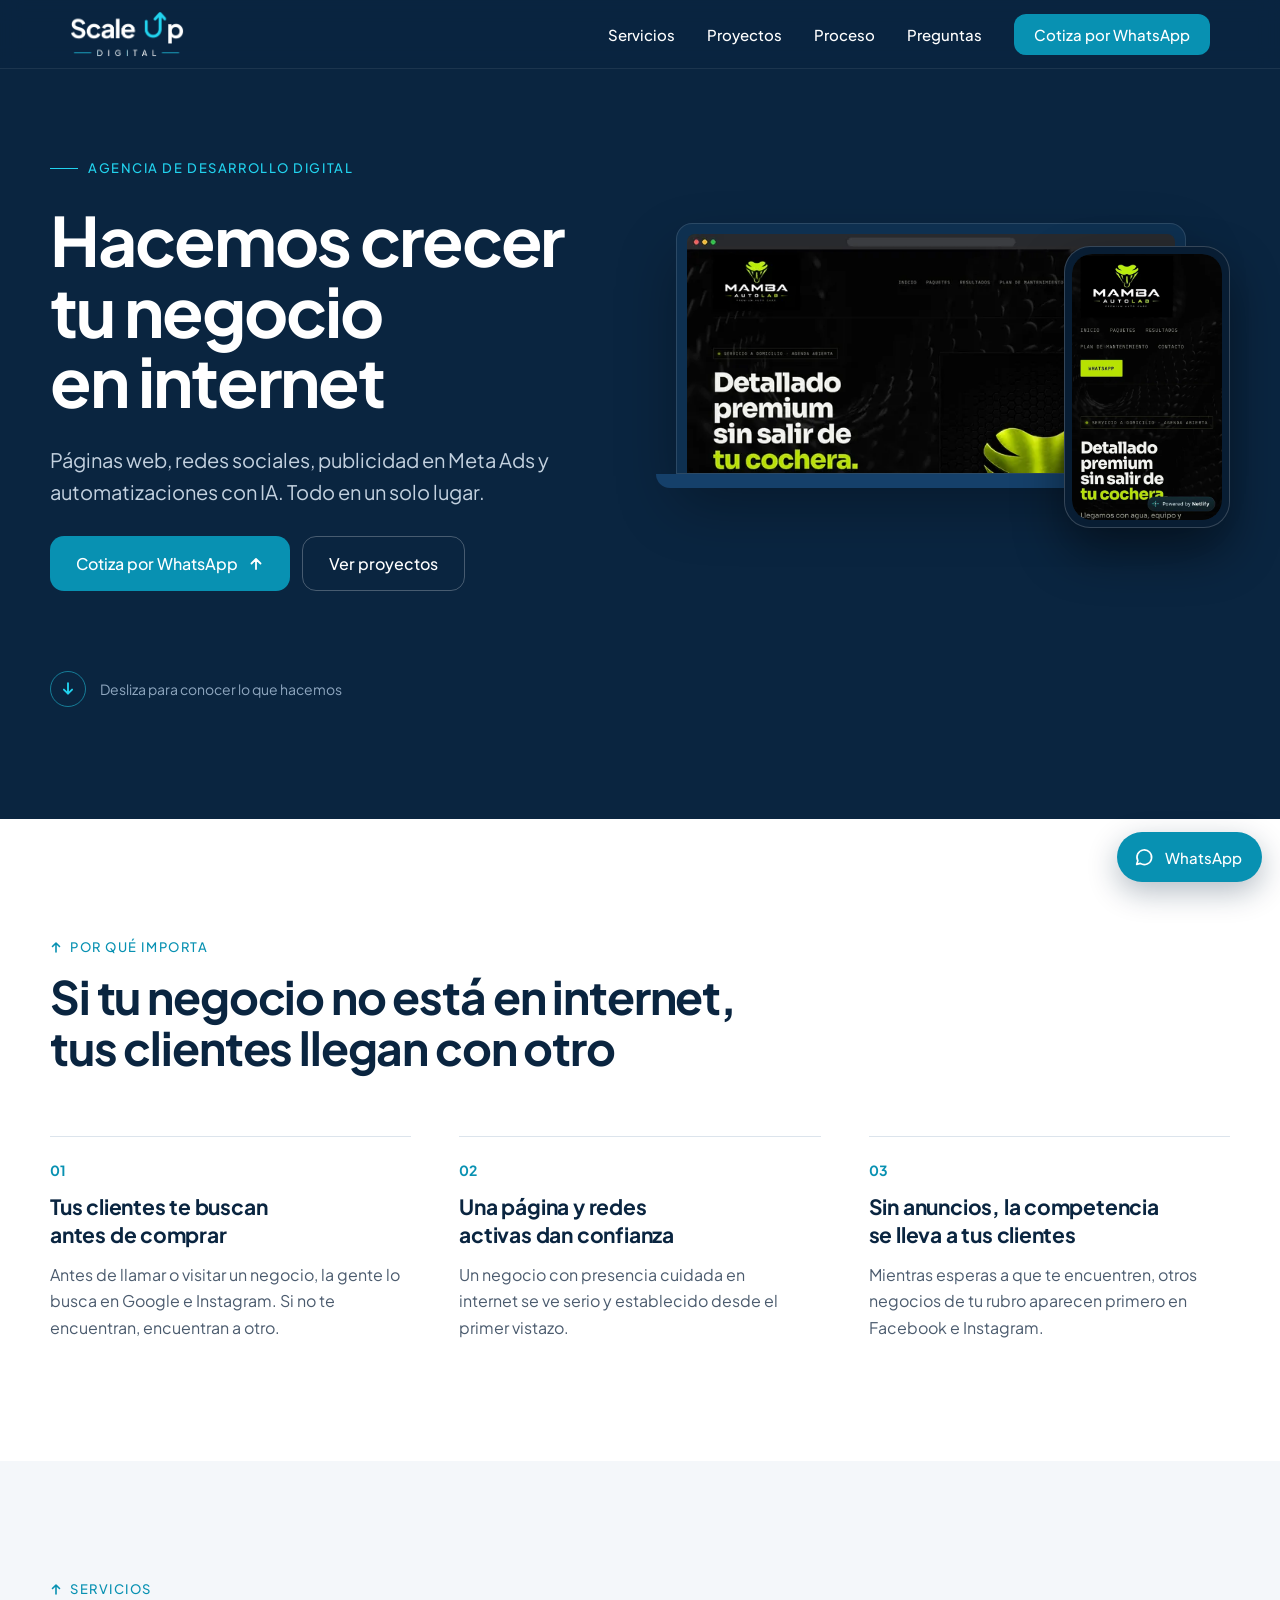
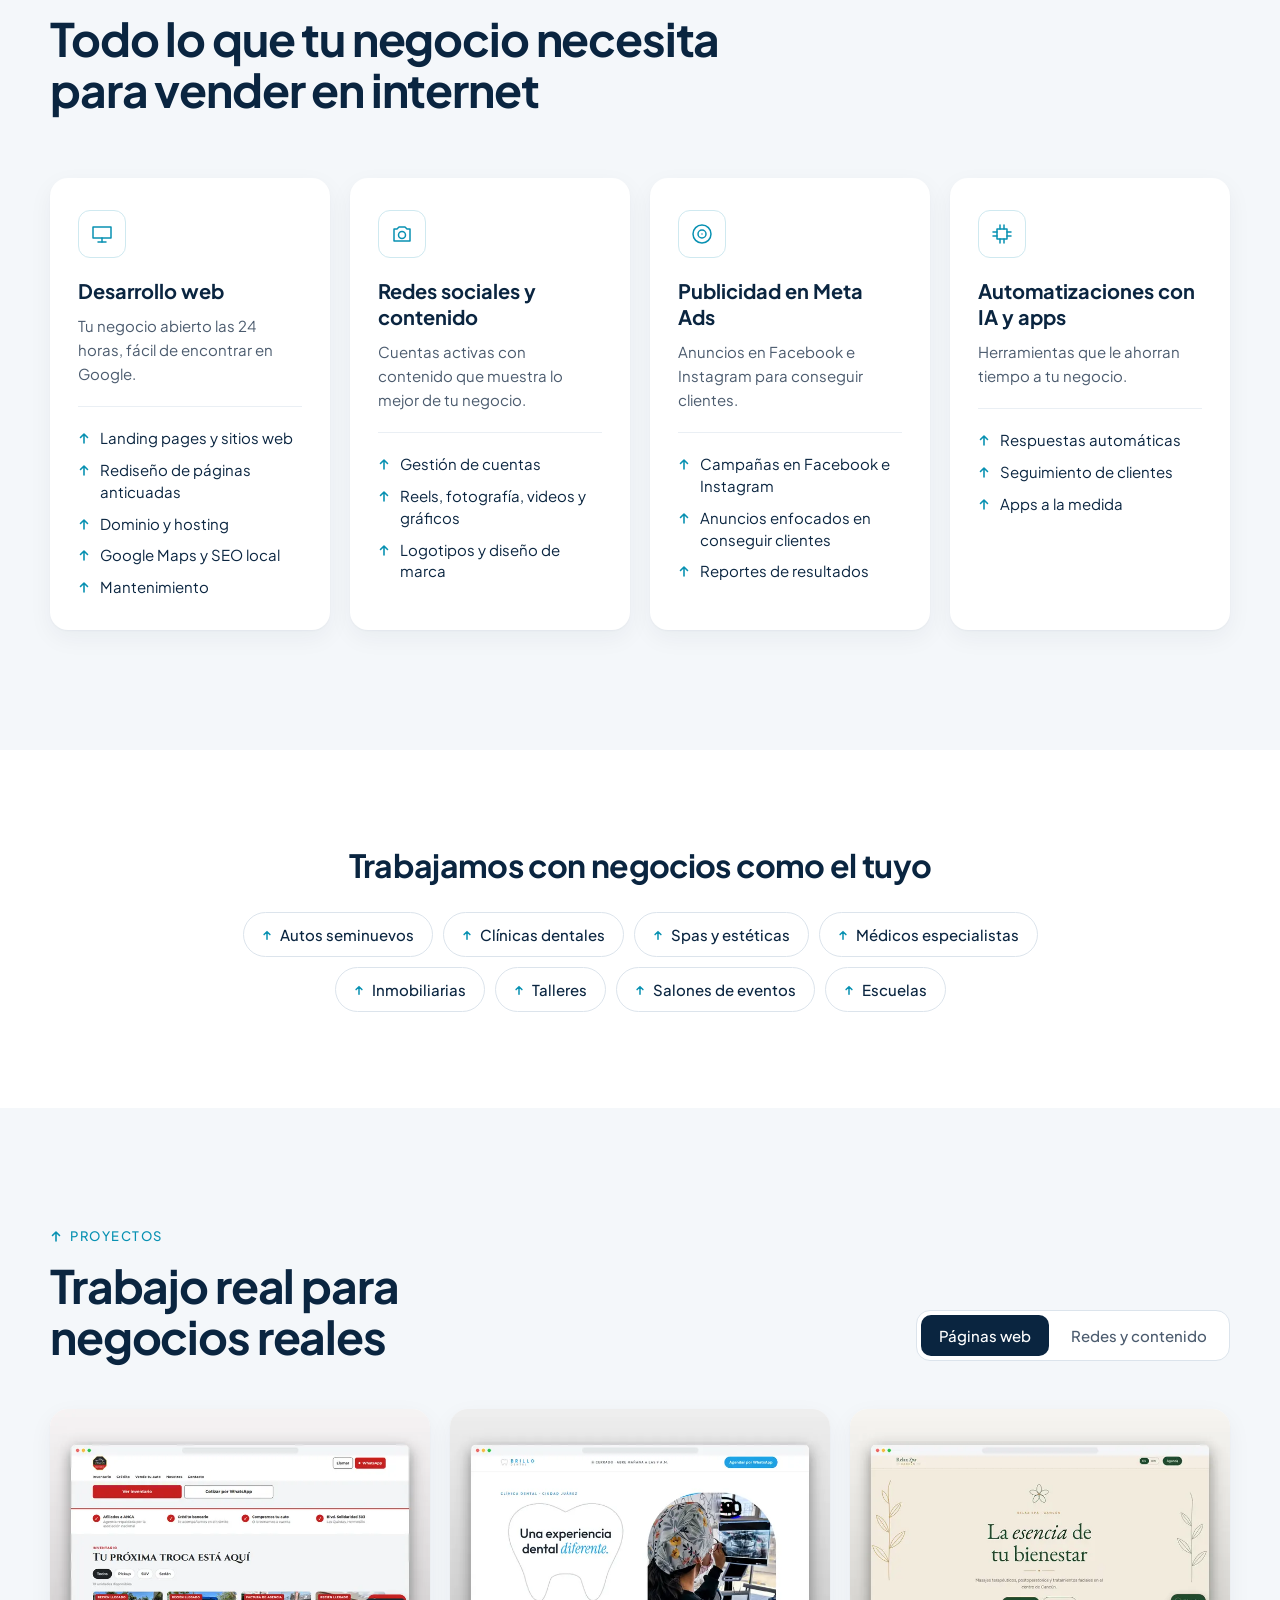
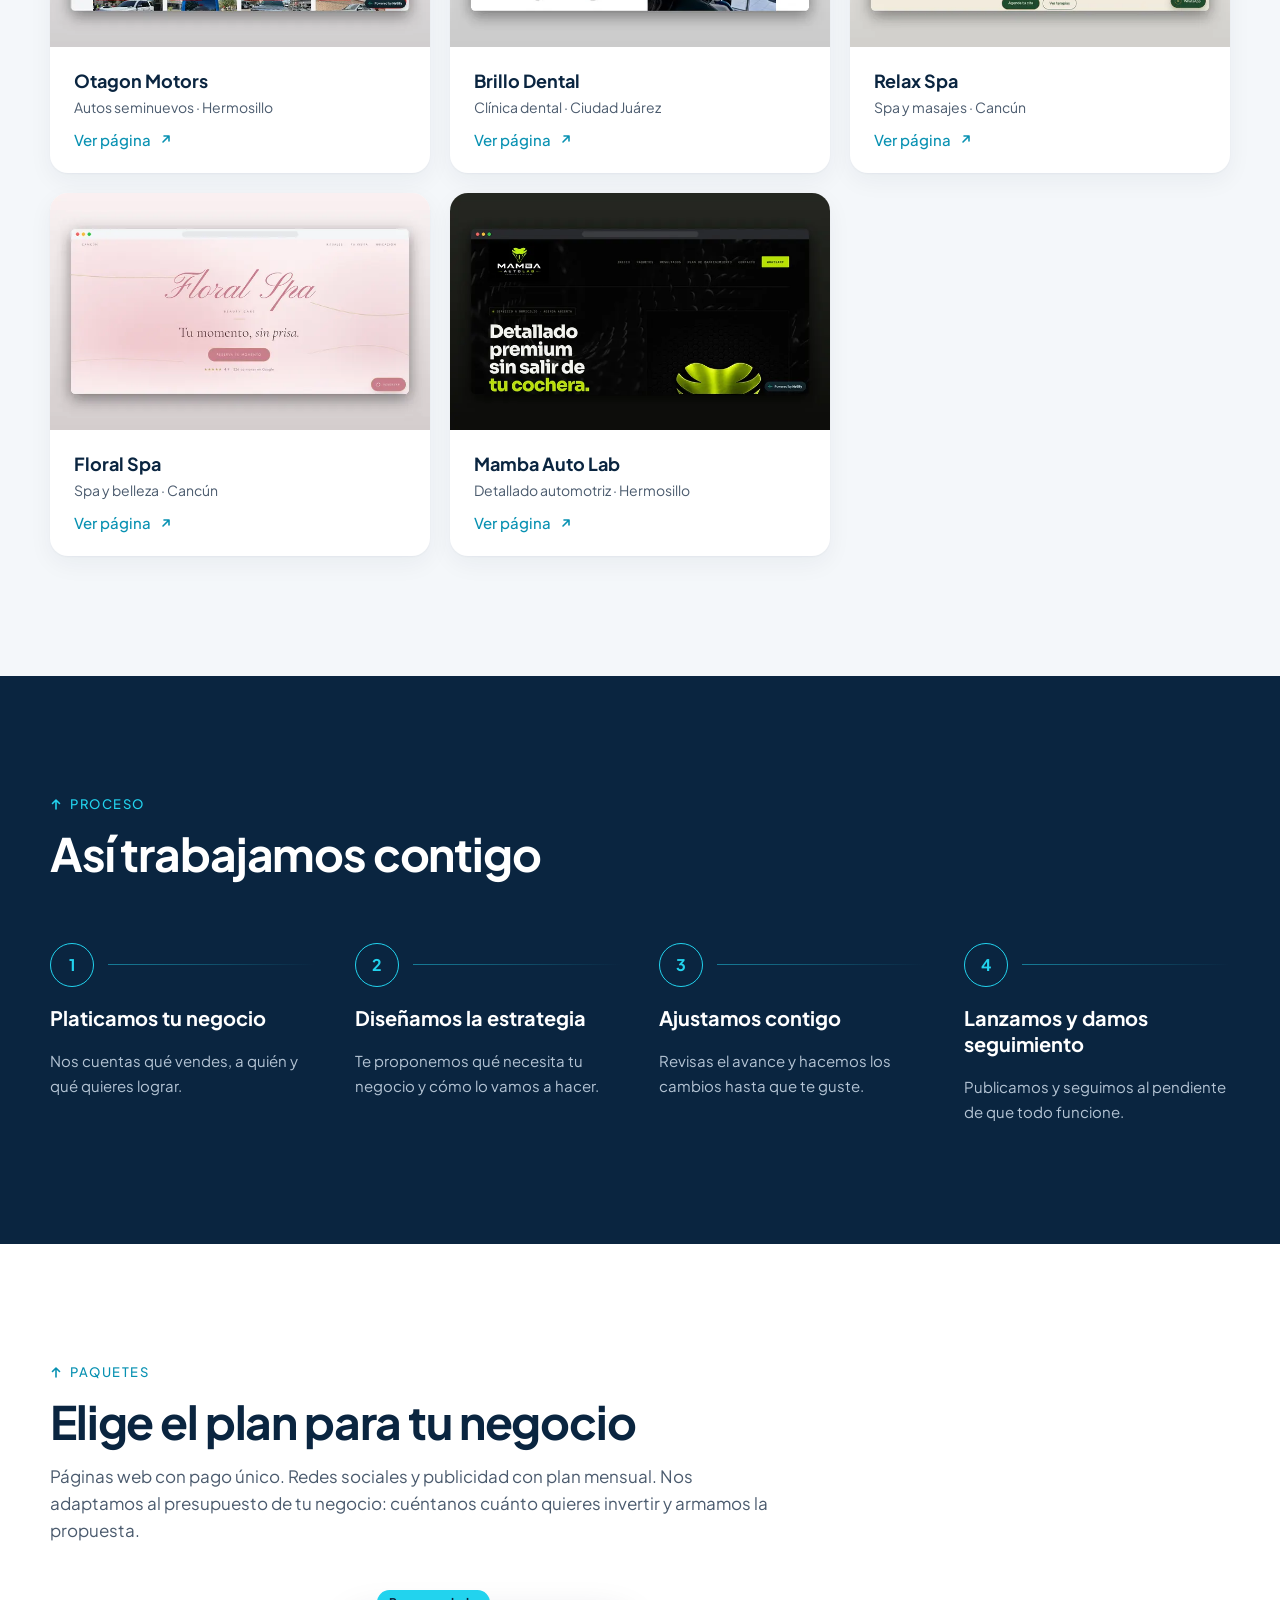
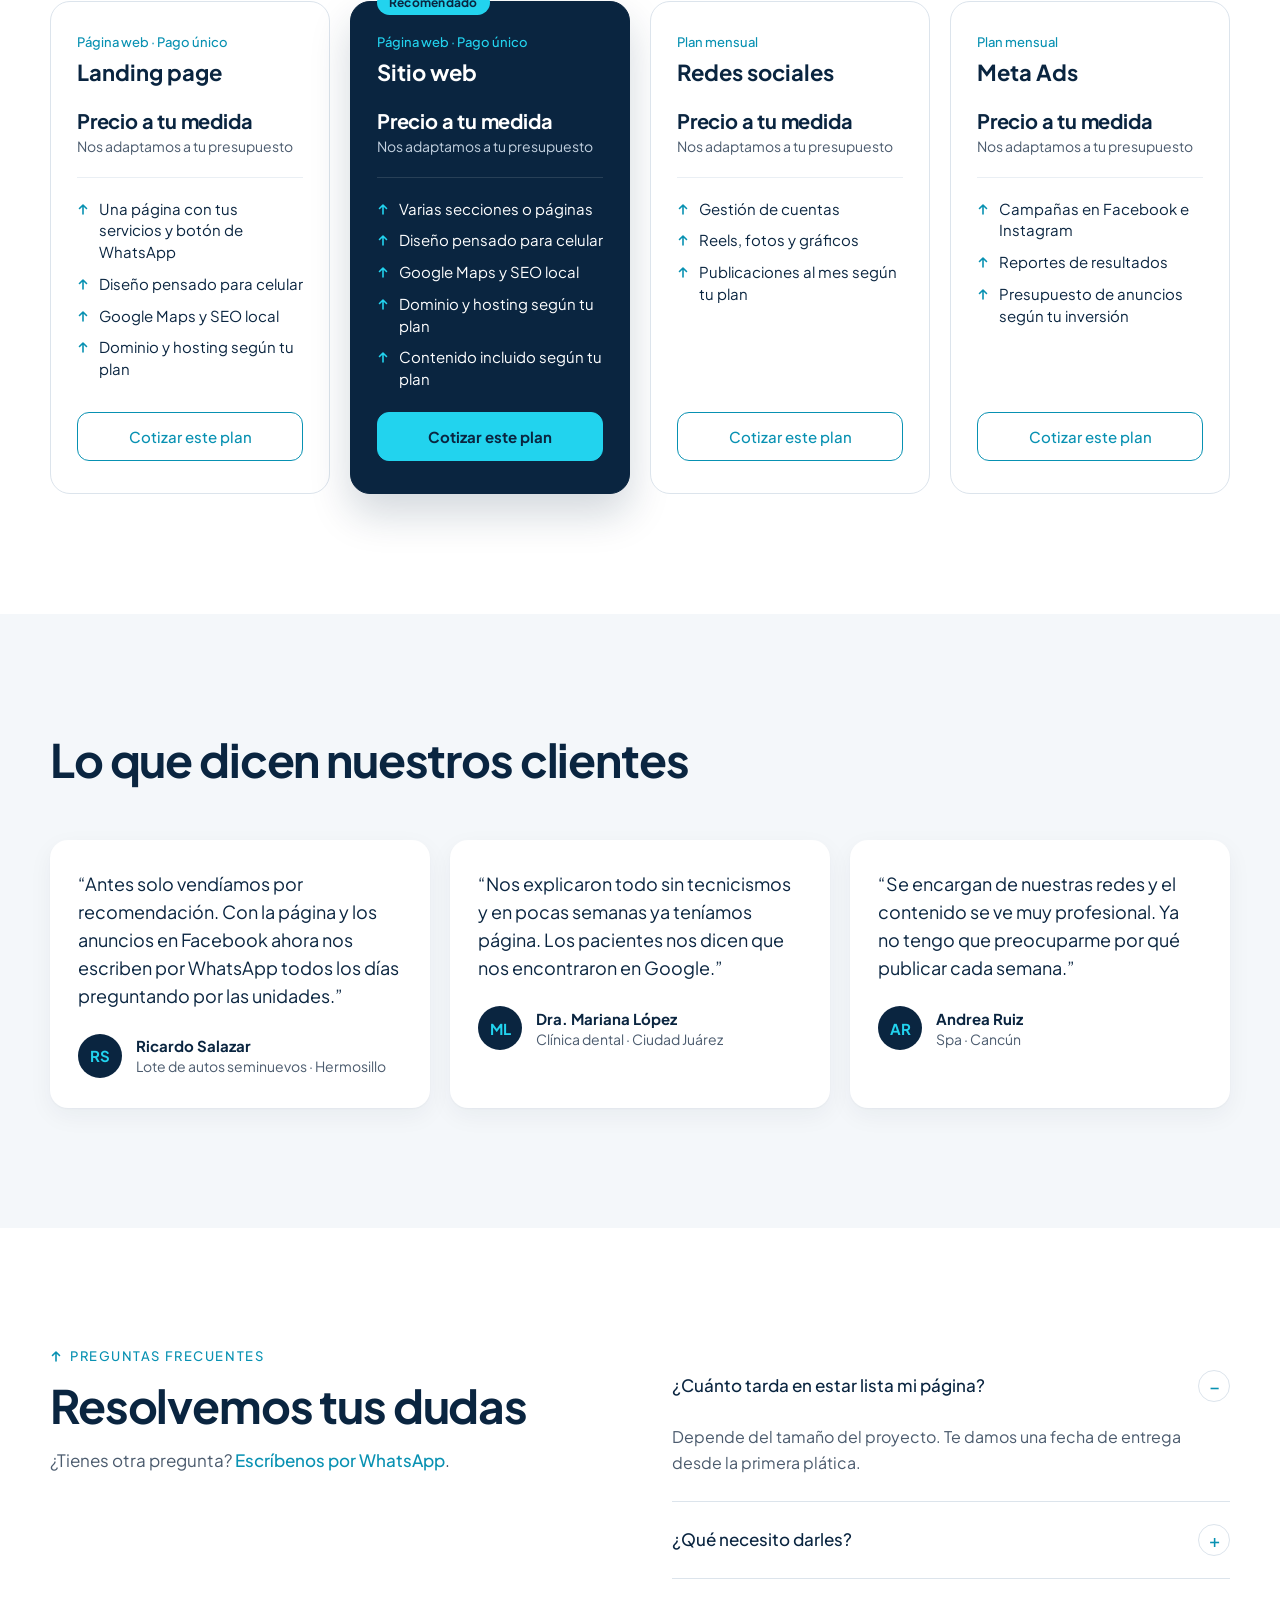
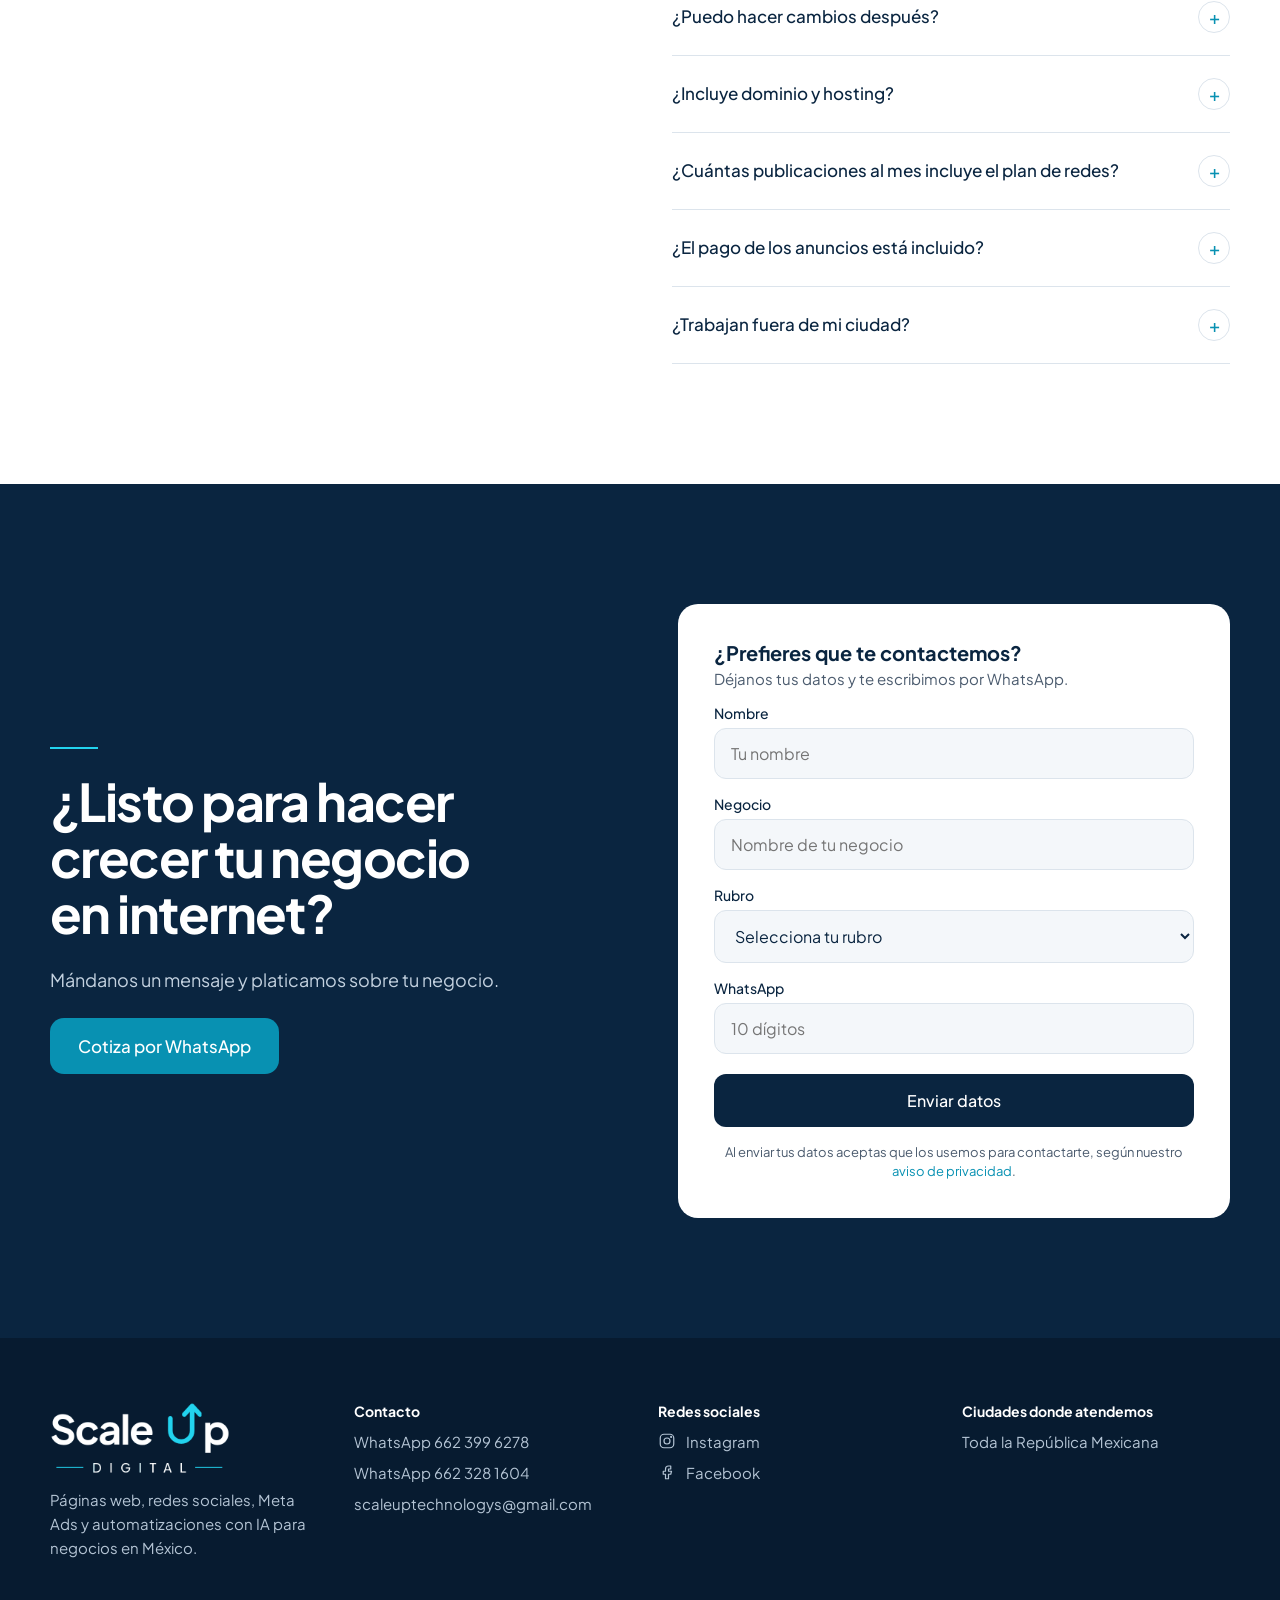
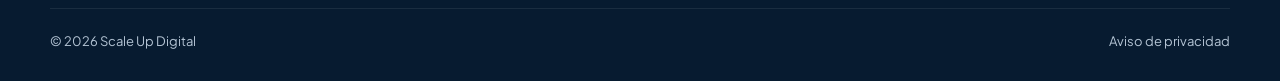
<file: index.html>
<!DOCTYPE html>
<html lang="es-MX">
<head>
<meta charset="utf-8">
<meta name="viewport" content="width=device-width, initial-scale=1">
<title>Scale Up Digital | Páginas web, redes sociales y Meta Ads para tu negocio</title>
<meta name="description" content="Hacemos crecer tu negocio en internet: páginas web, redes sociales, publicidad en Meta Ads y automatizaciones con IA. Cotiza por WhatsApp.">
<meta name="theme-color" content="#0A2540">
<meta property="og:title" content="Scale Up Digital | Hacemos crecer tu negocio en internet">
<meta property="og:description" content="Páginas web, redes sociales, Meta Ads y automatizaciones con IA, todo en un solo lugar.">
<meta property="og:image" content="/og-image.png">
<meta property="og:image:width" content="1200">
<meta property="og:image:height" content="630">
<meta property="og:type" content="website">
<meta property="og:locale" content="es_MX">
<meta name="twitter:card" content="summary_large_image">
<link rel="icon" href="/favicon.svg" type="image/svg+xml">
<link rel="apple-touch-icon" href="/apple-touch-icon.png">
<link rel="preconnect" href="https://fonts.googleapis.com">
<link rel="preconnect" href="https://fonts.gstatic.com" crossorigin>
<link href="https://fonts.googleapis.com/css2?family=Plus+Jakarta+Sans:wght@400;500;700&amp;display=swap" rel="stylesheet">
<link rel="preload" as="image" href="assets/hero-mamba-web.webp" imagesrcset="assets/hero-mamba-web-640.webp 640w, assets/hero-mamba-web.webp 1280w" imagesizes="(min-width: 1000px) 540px, 92vw">
<link rel="stylesheet" href="styles.css">
<script src="main.js" defer></script>
</head>
<body>

<header class="site-header">
  <div class="header-bar">
    <a class="brand" href="#inicio" aria-label="Scale Up Digital, inicio">
      <img src="assets/logo-oscuro.png" alt="Scale Up Digital" width="486" height="196">
    </a>
    <nav class="nav-desktop" aria-label="Principal">
      <a href="#servicios">Servicios</a>
      <a href="#proyectos">Proyectos</a>
      <a href="#proceso">Proceso</a>
      <a href="#preguntas">Preguntas</a>
      <a class="nav-cta" href="https://wa.me/526623996278?text=Hola%2C%20quiero%20cotizar%20una%20p%C3%A1gina%20web%20para%20mi%20negocio" target="_blank" rel="noopener">Cotiza por WhatsApp</a>
    </nav>
    <div class="header-mobile">
      <a class="nav-cta" href="https://wa.me/526623996278?text=Hola%2C%20quiero%20cotizar%20una%20p%C3%A1gina%20web%20para%20mi%20negocio" target="_blank" rel="noopener"><span class="cta-short">Cotiza</span><span class="cta-long">Cotiza por WhatsApp</span></a>
      <button class="menu-toggle" type="button" aria-label="Abrir menú" aria-expanded="false" aria-controls="menu-movil">
        <span></span><span></span><span></span>
      </button>
    </div>
  </div>
  <nav class="nav-mobile" id="menu-movil" aria-label="Principal" hidden>
    <a href="#servicios">Servicios</a>
    <a href="#proyectos">Proyectos</a>
    <a href="#proceso">Proceso</a>
    <a href="#preguntas">Preguntas</a>
  </nav>
</header>

<main>
<!-- Hero -->
<section id="inicio" class="hero">
  <div class="wrap hero-grid">
    <div class="hero-copy">
      <div class="hero-kicker">Agencia de desarrollo digital</div>
      <h1>Hacemos crecer tu negocio en internet</h1>
      <p class="hero-sub">Páginas web, redes sociales, publicidad en Meta Ads y automatizaciones con IA. Todo en un solo lugar.</p>
      <div class="hero-actions">
        <a class="btn btn--primary btn--lg" href="https://wa.me/526623996278?text=Hola%2C%20quiero%20cotizar%20una%20p%C3%A1gina%20web%20para%20mi%20negocio" target="_blank" rel="noopener">Cotiza por WhatsApp
          <svg width="16" height="16" viewBox="0 0 16 16" aria-hidden="true"><path d="M8 13V3M3.5 7.5 8 3l4.5 4.5" fill="none" stroke="currentColor" stroke-width="1.8" stroke-linecap="round" stroke-linejoin="round"/></svg>
        </a>
        <a class="btn btn--ghost btn--lg" href="#proyectos">Ver proyectos</a>
      </div>
    </div>
    <div class="devices">
      <div class="laptop-screen">
        <img src="assets/hero-mamba-web.webp" srcset="assets/hero-mamba-web-640.webp 640w, assets/hero-mamba-web.webp 1280w" sizes="(min-width: 1000px) 540px, 92vw" alt="Página web de Mamba Auto Lab hecha por Scale Up Digital" width="1280" height="627" fetchpriority="high">
      </div>
      <div class="laptop-base"></div>
      <div class="phone">
        <img src="assets/hero-mamba-movil.webp" alt="Página de Mamba Auto Lab vista en celular" width="452" height="800">
      </div>
    </div>
  </div>
  <div class="scroll-hint">
    <span class="scroll-hint__ic" aria-hidden="true"><svg width="14" height="14" viewBox="0 0 12 12"><path d="M6 11V2M2.5 5.5 6 2l3.5 3.5" fill="none" stroke="currentColor" stroke-width="1.6" stroke-linecap="round" stroke-linejoin="round"/></svg></span>
    <span>Desliza para conocer lo que hacemos</span>
  </div>
</section>

<!-- El problema -->
<section class="section section--white" data-reveal>
  <div class="wrap stack">
    <div class="section-head">
      <div class="eyebrow"><svg class="arrow-ic" width="12" height="12" viewBox="0 0 12 12" aria-hidden="true"><path d="M6 11V2M2.5 5.5 6 2l3.5 3.5" fill="none" stroke="currentColor" stroke-width="1.6" stroke-linecap="round" stroke-linejoin="round"/></svg>Por qué importa</div>
      <h2 class="h2">Si tu negocio no está en internet, tus clientes llegan con otro</h2>
    </div>
    <div class="problems">
      <div class="problem">
        <span class="problem__n">01</span>
        <h3>Tus clientes te buscan antes de comprar</h3>
        <p>Antes de llamar o visitar un negocio, la gente lo busca en Google e Instagram. Si no te encuentran, encuentran a otro.</p>
      </div>
      <div class="problem">
        <span class="problem__n">02</span>
        <h3>Una página y redes activas dan confianza</h3>
        <p>Un negocio con presencia cuidada en internet se ve serio y establecido desde el primer vistazo.</p>
      </div>
      <div class="problem">
        <span class="problem__n">03</span>
        <h3>Sin anuncios, la competencia se lleva a tus clientes</h3>
        <p>Mientras esperas a que te encuentren, otros negocios de tu rubro aparecen primero en Facebook e Instagram.</p>
      </div>
    </div>
  </div>
</section>

<!-- Servicios -->
<section id="servicios" class="section section--mist" data-reveal>
  <div class="wrap stack">
    <div class="section-head">
      <div class="eyebrow"><svg class="arrow-ic" width="12" height="12" viewBox="0 0 12 12" aria-hidden="true"><path d="M6 11V2M2.5 5.5 6 2l3.5 3.5" fill="none" stroke="currentColor" stroke-width="1.6" stroke-linecap="round" stroke-linejoin="round"/></svg>Servicios</div>
      <h2 class="h2">Todo lo que tu negocio necesita para vender en internet</h2>
    </div>
    <div class="services">
      <article class="service">
        <div class="service__icon"><svg width="24" height="24" viewBox="0 0 24 24" fill="none" stroke="currentColor" stroke-width="1.5" stroke-linecap="round" stroke-linejoin="round" aria-hidden="true"><path d="M3 5h18v11H3z"/><path d="M8 20h8"/><path d="M12 16v4"/></svg></div>
        <div class="service__body">
          <h3>Desarrollo web</h3>
          <p>Tu negocio abierto las 24 horas, fácil de encontrar en Google.</p>
        </div>
        <ul class="check-list">
          <li><svg width="12" height="12" viewBox="0 0 12 12" aria-hidden="true"><path d="M6 11V2M2.5 5.5 6 2l3.5 3.5" fill="none" stroke="currentColor" stroke-width="1.6" stroke-linecap="round" stroke-linejoin="round"/></svg><span>Landing pages y sitios web</span></li>
          <li><svg width="12" height="12" viewBox="0 0 12 12" aria-hidden="true"><path d="M6 11V2M2.5 5.5 6 2l3.5 3.5" fill="none" stroke="currentColor" stroke-width="1.6" stroke-linecap="round" stroke-linejoin="round"/></svg><span>Rediseño de páginas anticuadas</span></li>
          <li><svg width="12" height="12" viewBox="0 0 12 12" aria-hidden="true"><path d="M6 11V2M2.5 5.5 6 2l3.5 3.5" fill="none" stroke="currentColor" stroke-width="1.6" stroke-linecap="round" stroke-linejoin="round"/></svg><span>Dominio y hosting</span></li>
          <li><svg width="12" height="12" viewBox="0 0 12 12" aria-hidden="true"><path d="M6 11V2M2.5 5.5 6 2l3.5 3.5" fill="none" stroke="currentColor" stroke-width="1.6" stroke-linecap="round" stroke-linejoin="round"/></svg><span>Google Maps y SEO local</span></li>
          <li><svg width="12" height="12" viewBox="0 0 12 12" aria-hidden="true"><path d="M6 11V2M2.5 5.5 6 2l3.5 3.5" fill="none" stroke="currentColor" stroke-width="1.6" stroke-linecap="round" stroke-linejoin="round"/></svg><span>Mantenimiento</span></li>
        </ul>
      </article>
      <article class="service">
        <div class="service__icon"><svg width="24" height="24" viewBox="0 0 24 24" fill="none" stroke="currentColor" stroke-width="1.5" stroke-linecap="round" stroke-linejoin="round" aria-hidden="true"><path d="M4 7h3l2-2h6l2 2h3v12H4z"/><path d="M12 16.5a3.5 3.5 0 1 0 0-7 3.5 3.5 0 0 0 0 7z"/></svg></div>
        <div class="service__body">
          <h3>Redes sociales y contenido</h3>
          <p>Cuentas activas con contenido que muestra lo mejor de tu negocio.</p>
        </div>
        <ul class="check-list">
          <li><svg width="12" height="12" viewBox="0 0 12 12" aria-hidden="true"><path d="M6 11V2M2.5 5.5 6 2l3.5 3.5" fill="none" stroke="currentColor" stroke-width="1.6" stroke-linecap="round" stroke-linejoin="round"/></svg><span>Gestión de cuentas</span></li>
          <li><svg width="12" height="12" viewBox="0 0 12 12" aria-hidden="true"><path d="M6 11V2M2.5 5.5 6 2l3.5 3.5" fill="none" stroke="currentColor" stroke-width="1.6" stroke-linecap="round" stroke-linejoin="round"/></svg><span>Reels, fotografía, videos y gráficos</span></li>
          <li><svg width="12" height="12" viewBox="0 0 12 12" aria-hidden="true"><path d="M6 11V2M2.5 5.5 6 2l3.5 3.5" fill="none" stroke="currentColor" stroke-width="1.6" stroke-linecap="round" stroke-linejoin="round"/></svg><span>Logotipos y diseño de marca</span></li>
        </ul>
      </article>
      <article class="service">
        <div class="service__icon"><svg width="24" height="24" viewBox="0 0 24 24" fill="none" stroke="currentColor" stroke-width="1.5" stroke-linecap="round" stroke-linejoin="round" aria-hidden="true"><path d="M12 21a9 9 0 1 0 0-18 9 9 0 0 0 0 18z"/><path d="M12 16a4 4 0 1 0 0-8 4 4 0 0 0 0 8z"/><path d="M12 12h.01"/></svg></div>
        <div class="service__body">
          <h3>Publicidad en Meta Ads</h3>
          <p>Anuncios en Facebook e Instagram para conseguir clientes.</p>
        </div>
        <ul class="check-list">
          <li><svg width="12" height="12" viewBox="0 0 12 12" aria-hidden="true"><path d="M6 11V2M2.5 5.5 6 2l3.5 3.5" fill="none" stroke="currentColor" stroke-width="1.6" stroke-linecap="round" stroke-linejoin="round"/></svg><span>Campañas en Facebook e Instagram</span></li>
          <li><svg width="12" height="12" viewBox="0 0 12 12" aria-hidden="true"><path d="M6 11V2M2.5 5.5 6 2l3.5 3.5" fill="none" stroke="currentColor" stroke-width="1.6" stroke-linecap="round" stroke-linejoin="round"/></svg><span>Anuncios enfocados en conseguir clientes</span></li>
          <li><svg width="12" height="12" viewBox="0 0 12 12" aria-hidden="true"><path d="M6 11V2M2.5 5.5 6 2l3.5 3.5" fill="none" stroke="currentColor" stroke-width="1.6" stroke-linecap="round" stroke-linejoin="round"/></svg><span>Reportes de resultados</span></li>
        </ul>
      </article>
      <article class="service">
        <div class="service__icon"><svg width="24" height="24" viewBox="0 0 24 24" fill="none" stroke="currentColor" stroke-width="1.5" stroke-linecap="round" stroke-linejoin="round" aria-hidden="true"><path d="M7 7h10v10H7z"/><path d="M10 3v4M14 3v4M10 17v4M14 17v4M3 10h4M3 14h4M17 10h4M17 14h4"/></svg></div>
        <div class="service__body">
          <h3>Automatizaciones con IA y apps</h3>
          <p>Herramientas que le ahorran tiempo a tu negocio.</p>
        </div>
        <ul class="check-list">
          <li><svg width="12" height="12" viewBox="0 0 12 12" aria-hidden="true"><path d="M6 11V2M2.5 5.5 6 2l3.5 3.5" fill="none" stroke="currentColor" stroke-width="1.6" stroke-linecap="round" stroke-linejoin="round"/></svg><span>Respuestas automáticas</span></li>
          <li><svg width="12" height="12" viewBox="0 0 12 12" aria-hidden="true"><path d="M6 11V2M2.5 5.5 6 2l3.5 3.5" fill="none" stroke="currentColor" stroke-width="1.6" stroke-linecap="round" stroke-linejoin="round"/></svg><span>Seguimiento de clientes</span></li>
          <li><svg width="12" height="12" viewBox="0 0 12 12" aria-hidden="true"><path d="M6 11V2M2.5 5.5 6 2l3.5 3.5" fill="none" stroke="currentColor" stroke-width="1.6" stroke-linecap="round" stroke-linejoin="round"/></svg><span>Apps a la medida</span></li>
        </ul>
      </article>
    </div>
  </div>
</section>

<!-- Rubros -->
<section class="section--white rubros-section" data-reveal>
  <div class="wrap rubros-inner">
    <h2>Trabajamos con negocios como el tuyo</h2>
    <ul class="chips">
      <li class="chip"><svg width="10" height="10" viewBox="0 0 12 12" aria-hidden="true"><path d="M6 11V2M2.5 5.5 6 2l3.5 3.5" fill="none" stroke="currentColor" stroke-width="1.8" stroke-linecap="round" stroke-linejoin="round"/></svg>Autos seminuevos</li>
      <li class="chip"><svg width="10" height="10" viewBox="0 0 12 12" aria-hidden="true"><path d="M6 11V2M2.5 5.5 6 2l3.5 3.5" fill="none" stroke="currentColor" stroke-width="1.8" stroke-linecap="round" stroke-linejoin="round"/></svg>Clínicas dentales</li>
      <li class="chip"><svg width="10" height="10" viewBox="0 0 12 12" aria-hidden="true"><path d="M6 11V2M2.5 5.5 6 2l3.5 3.5" fill="none" stroke="currentColor" stroke-width="1.8" stroke-linecap="round" stroke-linejoin="round"/></svg>Spas y estéticas</li>
      <li class="chip"><svg width="10" height="10" viewBox="0 0 12 12" aria-hidden="true"><path d="M6 11V2M2.5 5.5 6 2l3.5 3.5" fill="none" stroke="currentColor" stroke-width="1.8" stroke-linecap="round" stroke-linejoin="round"/></svg>Médicos especialistas</li>
      <li class="chip"><svg width="10" height="10" viewBox="0 0 12 12" aria-hidden="true"><path d="M6 11V2M2.5 5.5 6 2l3.5 3.5" fill="none" stroke="currentColor" stroke-width="1.8" stroke-linecap="round" stroke-linejoin="round"/></svg>Inmobiliarias</li>
      <li class="chip"><svg width="10" height="10" viewBox="0 0 12 12" aria-hidden="true"><path d="M6 11V2M2.5 5.5 6 2l3.5 3.5" fill="none" stroke="currentColor" stroke-width="1.8" stroke-linecap="round" stroke-linejoin="round"/></svg>Talleres</li>
      <li class="chip"><svg width="10" height="10" viewBox="0 0 12 12" aria-hidden="true"><path d="M6 11V2M2.5 5.5 6 2l3.5 3.5" fill="none" stroke="currentColor" stroke-width="1.8" stroke-linecap="round" stroke-linejoin="round"/></svg>Salones de eventos</li>
      <li class="chip"><svg width="10" height="10" viewBox="0 0 12 12" aria-hidden="true"><path d="M6 11V2M2.5 5.5 6 2l3.5 3.5" fill="none" stroke="currentColor" stroke-width="1.8" stroke-linecap="round" stroke-linejoin="round"/></svg>Escuelas</li>
    </ul>
  </div>
</section>

<!-- Proyectos -->
<section id="proyectos" class="section section--mist" data-reveal>
  <div class="wrap stack projects-stack">
    <div class="projects-head">
      <div class="section-head">
        <div class="eyebrow"><svg class="arrow-ic" width="12" height="12" viewBox="0 0 12 12" aria-hidden="true"><path d="M6 11V2M2.5 5.5 6 2l3.5 3.5" fill="none" stroke="currentColor" stroke-width="1.6" stroke-linecap="round" stroke-linejoin="round"/></svg>Proyectos</div>
        <h2 class="h2">Trabajo real para negocios reales</h2>
      </div>
      <div class="tabs" role="tablist" aria-label="Tipo de proyecto">
        <button class="tab" role="tab" id="tab-web" aria-controls="panel-web" aria-selected="true" type="button">Páginas web</button>
        <button class="tab" role="tab" id="tab-social" aria-controls="panel-social" aria-selected="false" tabindex="-1" type="button">Redes y contenido</button>
      </div>
    </div>

    <div class="panel" id="panel-web" role="tabpanel" aria-labelledby="tab-web">
      <div class="web-grid">
        <article class="project">
          <img src="assets/web-otagon-motors-720.webp" srcset="assets/web-otagon-motors-720.webp 720w, assets/web-otagon-motors.webp 1440w" sizes="(min-width: 1180px) 380px, (min-width: 700px) 50vw, 100vw" alt="Página web de Otagon Motors, Autos seminuevos" loading="lazy" width="1440" height="900">
          <div class="project__body">
            <div class="project__meta">
              <h3>Otagon Motors</h3>
              <span class="project__rubro">Autos seminuevos · Hermosillo</span>
            </div>
            <a class="project__link" href="https://otagonmotors.netlify.app/" target="_blank" rel="noopener" aria-label="Ver página de Otagon Motors (se abre en una pestaña nueva)">Ver página
              <svg width="14" height="14" viewBox="0 0 14 14" aria-hidden="true"><path d="M4 10 10 4M5 4h5v5" fill="none" stroke="currentColor" stroke-width="1.6" stroke-linecap="round" stroke-linejoin="round"/></svg>
            </a>
          </div>
        </article>
        <article class="project">
          <img src="assets/web-brillo-dental-720.webp" srcset="assets/web-brillo-dental-720.webp 720w, assets/web-brillo-dental.webp 1440w" sizes="(min-width: 1180px) 380px, (min-width: 700px) 50vw, 100vw" alt="Página web de Brillo Dental, Clínica dental" loading="lazy" width="1440" height="900">
          <div class="project__body">
            <div class="project__meta">
              <h3>Brillo Dental</h3>
              <span class="project__rubro">Clínica dental · Ciudad Juárez</span>
            </div>
            <a class="project__link" href="https://brillodental.netlify.app/" target="_blank" rel="noopener" aria-label="Ver página de Brillo Dental (se abre en una pestaña nueva)">Ver página
              <svg width="14" height="14" viewBox="0 0 14 14" aria-hidden="true"><path d="M4 10 10 4M5 4h5v5" fill="none" stroke="currentColor" stroke-width="1.6" stroke-linecap="round" stroke-linejoin="round"/></svg>
            </a>
          </div>
        </article>
        <article class="project">
          <img src="assets/web-relax-spa-720.webp" srcset="assets/web-relax-spa-720.webp 720w, assets/web-relax-spa.webp 1440w" sizes="(min-width: 1180px) 380px, (min-width: 700px) 50vw, 100vw" alt="Página web de Relax Spa, Spa y masajes" loading="lazy" width="1440" height="900">
          <div class="project__body">
            <div class="project__meta">
              <h3>Relax Spa</h3>
              <span class="project__rubro">Spa y masajes · Cancún</span>
            </div>
            <a class="project__link" href="https://relaxspas.netlify.app/" target="_blank" rel="noopener" aria-label="Ver página de Relax Spa (se abre en una pestaña nueva)">Ver página
              <svg width="14" height="14" viewBox="0 0 14 14" aria-hidden="true"><path d="M4 10 10 4M5 4h5v5" fill="none" stroke="currentColor" stroke-width="1.6" stroke-linecap="round" stroke-linejoin="round"/></svg>
            </a>
          </div>
        </article>
        <article class="project">
          <img src="assets/web-floral-spa-720.webp" srcset="assets/web-floral-spa-720.webp 720w, assets/web-floral-spa.webp 1440w" sizes="(min-width: 1180px) 380px, (min-width: 700px) 50vw, 100vw" alt="Página web de Floral Spa, Spa y belleza" loading="lazy" width="1440" height="900">
          <div class="project__body">
            <div class="project__meta">
              <h3>Floral Spa</h3>
              <span class="project__rubro">Spa y belleza · Cancún</span>
            </div>
            <a class="project__link" href="https://floralspa.netlify.app/" target="_blank" rel="noopener" aria-label="Ver página de Floral Spa (se abre en una pestaña nueva)">Ver página
              <svg width="14" height="14" viewBox="0 0 14 14" aria-hidden="true"><path d="M4 10 10 4M5 4h5v5" fill="none" stroke="currentColor" stroke-width="1.6" stroke-linecap="round" stroke-linejoin="round"/></svg>
            </a>
          </div>
        </article>
        <article class="project">
          <img src="assets/web-mamba-autolab-720.webp" srcset="assets/web-mamba-autolab-720.webp 720w, assets/web-mamba-autolab.webp 1440w" sizes="(min-width: 1180px) 380px, (min-width: 700px) 50vw, 100vw" alt="Página web de Mamba Auto Lab, Detallado automotriz" loading="lazy" width="1440" height="900">
          <div class="project__body">
            <div class="project__meta">
              <h3>Mamba Auto Lab</h3>
              <span class="project__rubro">Detallado automotriz · Hermosillo</span>
            </div>
            <a class="project__link" href="https://mambautolab.netlify.app/" target="_blank" rel="noopener" aria-label="Ver página de Mamba Auto Lab (se abre en una pestaña nueva)">Ver página
              <svg width="14" height="14" viewBox="0 0 14 14" aria-hidden="true"><path d="M4 10 10 4M5 4h5v5" fill="none" stroke="currentColor" stroke-width="1.6" stroke-linecap="round" stroke-linejoin="round"/></svg>
            </a>
          </div>
        </article>
      </div>
    </div>

    <div class="panel social-panel" id="panel-social" role="tabpanel" aria-labelledby="tab-social" hidden>
      <div class="media-grid media-grid--video">
        <figure class="media">
          <video src="assets/video-serum-hialuronico.mp4" poster="assets/video-serum-hialuronico-poster.webp" width="1024" height="576" muted loop playsinline controls preload="none" aria-label="Video publicitario de un sérum con ácido hialurónico"></video>
          <figcaption>Video publicitario · Sérum facial</figcaption>
        </figure>
        <figure class="media">
          <video src="assets/video-aceite-centella.mp4" poster="assets/video-aceite-centella-poster.webp" width="1024" height="576" muted loop playsinline controls preload="none" aria-label="Video publicitario de un aceite limpiador de centella"></video>
          <figcaption>Video publicitario · Aceite limpiador</figcaption>
        </figure>
      </div>
      <div class="media-grid media-grid--photo">
        <figure class="media">
          <img src="assets/foto-perfume.webp" alt="Fotografía de producto de un perfume sobre piedra, con espiga de trigo y textiles de lino" loading="lazy" width="720" height="1365">
          <figcaption>Fotografía de producto · Perfume</figcaption>
        </figure>
        <figure class="media">
          <img src="assets/foto-limpiador-auto.webp" alt="Fotografía de producto de un limpiador multiusos para autos, con toalla de microfibra y brochas de detallado" loading="lazy" width="720" height="1065">
          <figcaption>Fotografía de producto · Detallado automotriz</figcaption>
        </figure>
        <figure class="media">
          <img src="assets/foto-serum.webp" alt="Fotografía de producto de un sérum facial sobre mármol, con gotas y cápsulas" loading="lazy" width="720" height="988">
          <figcaption>Fotografía de producto · Cuidado de la piel</figcaption>
        </figure>
      </div>
      <div class="results">
        <div class="results__head">
          <h3>Resultados en redes sociales</h3>
          <p>Gorilas Mesas de Billar · Venta de mesas de billar · Hermosillo</p>
        </div>
        <div class="results__grid">
        <article class="result">
          <div class="result__media">
            <img src="assets/gorilas-mesa-roja-1.webp" alt="Mesa de billar de madera con paño rojo instalada en un salón de juegos, publicada por Gorilas Mesas de Billar" loading="lazy" width="640" height="853">
            <span class="result__badge">+117 % vs. su publicación típica</span>
          </div>
          <div class="result__body">
            <p class="result__post">“¿Cuál es tu color ideal?” · 27 jul 2026</p>
            <dl class="result__stats">
              <div><dt>Visualizaciones</dt><dd>35,349</dd></div>
              <div><dt>Interacciones</dt><dd>2,393</dd></div>
              <div><dt>Seguidores</dt><dd>+16</dd></div>
            </dl>
          </div>
        </article>
        <article class="result">
          <div class="result__media">
            <img src="assets/gorilas-mesa-negra.webp" alt="Mesa de billar de madera con paño negro recién entregada, publicada por Gorilas Mesas de Billar" loading="lazy" width="640" height="853">
            <span class="result__badge">+27 % vs. su publicación típica</span>
          </div>
          <div class="result__body">
            <p class="result__post">“Seguimos con las entregas” · 8 jun 2026</p>
            <dl class="result__stats">
              <div><dt>Visualizaciones</dt><dd>13,132</dd></div>
              <div><dt>Interacciones</dt><dd>952</dd></div>
              <div><dt>Seguidores</dt><dd>+9</dd></div>
            </dl>
          </div>
        </article>
        <article class="result">
          <div class="result__media">
            <img src="assets/gorilas-mesa-roja-2.webp" alt="Mesa de billar de madera con paño rojo entregada a un cliente, publicada por Gorilas Mesas de Billar" loading="lazy" width="640" height="853">
          </div>
          <div class="result__body">
            <p class="result__post">“Seguimos con las entregas” · 30 jun 2026</p>
            <dl class="result__stats">
              <div><dt>Visualizaciones</dt><dd>5,924</dd></div>
              <div><dt>Interacciones</dt><dd>411</dd></div>
              <div><dt>Seguidores</dt><dd>+3</dd></div>
            </dl>
          </div>
        </article>
        </div>
        <p class="results__note">Publicaciones orgánicas en Facebook, sin anuncios pagados. Datos de las estadísticas de la página.</p>
      </div>
    </div>
  </div>
</section>

<!-- Proceso -->
<section id="proceso" class="section section--navy" data-reveal>
  <div class="wrap stack">
    <div class="section-head">
      <div class="eyebrow"><svg class="arrow-ic" width="12" height="12" viewBox="0 0 12 12" aria-hidden="true"><path d="M6 11V2M2.5 5.5 6 2l3.5 3.5" fill="none" stroke="currentColor" stroke-width="1.6" stroke-linecap="round" stroke-linejoin="round"/></svg>Proceso</div>
      <h2 class="h2">Así trabajamos contigo</h2>
    </div>
    <ol class="steps">
      <li class="step">
        <div class="step__top"><span class="step__n">1</span><span class="step__line"></span></div>
        <h3>Platicamos tu negocio</h3>
        <p>Nos cuentas qué vendes, a quién y qué quieres lograr.</p>
      </li>
      <li class="step">
        <div class="step__top"><span class="step__n">2</span><span class="step__line"></span></div>
        <h3>Diseñamos la estrategia</h3>
        <p>Te proponemos qué necesita tu negocio y cómo lo vamos a hacer.</p>
      </li>
      <li class="step">
        <div class="step__top"><span class="step__n">3</span><span class="step__line"></span></div>
        <h3>Ajustamos contigo</h3>
        <p>Revisas el avance y hacemos los cambios hasta que te guste.</p>
      </li>
      <li class="step">
        <div class="step__top"><span class="step__n">4</span><span class="step__line"></span></div>
        <h3>Lanzamos y damos seguimiento</h3>
        <p>Publicamos y seguimos al pendiente de que todo funcione.</p>
      </li>
    </ol>
  </div>
</section>

<!-- Paquetes -->
<section class="section section--white" data-reveal>
  <div class="wrap stack packages-stack">
    <div class="section-head">
      <div class="eyebrow"><svg class="arrow-ic" width="12" height="12" viewBox="0 0 12 12" aria-hidden="true"><path d="M6 11V2M2.5 5.5 6 2l3.5 3.5" fill="none" stroke="currentColor" stroke-width="1.6" stroke-linecap="round" stroke-linejoin="round"/></svg>Paquetes</div>
      <h2 class="h2">Elige el plan para tu negocio</h2>
      <p class="lead">Páginas web con pago único. Redes sociales y publicidad con plan mensual. Nos adaptamos al presupuesto de tu negocio: cuéntanos cuánto quieres invertir y armamos la propuesta.</p>
    </div>
    <div class="packages">
      <article class="package">
        <div class="package__head"><span class="package__kind">Página web · Pago único</span><h3>Landing page</h3></div>
        <div class="package__price"><strong>Precio a tu medida</strong><span>Nos adaptamos a tu presupuesto</span></div>
        <ul class="check-list">
          <li><svg width="12" height="12" viewBox="0 0 12 12" aria-hidden="true"><path d="M6 11V2M2.5 5.5 6 2l3.5 3.5" fill="none" stroke="currentColor" stroke-width="1.6" stroke-linecap="round" stroke-linejoin="round"/></svg><span>Una página con tus servicios y botón de WhatsApp</span></li>
          <li><svg width="12" height="12" viewBox="0 0 12 12" aria-hidden="true"><path d="M6 11V2M2.5 5.5 6 2l3.5 3.5" fill="none" stroke="currentColor" stroke-width="1.6" stroke-linecap="round" stroke-linejoin="round"/></svg><span>Diseño pensado para celular</span></li>
          <li><svg width="12" height="12" viewBox="0 0 12 12" aria-hidden="true"><path d="M6 11V2M2.5 5.5 6 2l3.5 3.5" fill="none" stroke="currentColor" stroke-width="1.6" stroke-linecap="round" stroke-linejoin="round"/></svg><span>Google Maps y SEO local</span></li>
          <li><svg width="12" height="12" viewBox="0 0 12 12" aria-hidden="true"><path d="M6 11V2M2.5 5.5 6 2l3.5 3.5" fill="none" stroke="currentColor" stroke-width="1.6" stroke-linecap="round" stroke-linejoin="round"/></svg><span>Dominio y hosting según tu plan</span></li>
        </ul>
        <a class="package__cta" href="https://wa.me/526623996278?text=Hola%2C%20quiero%20cotizar%20el%20plan%20Landing%20page%20para%20mi%20negocio" target="_blank" rel="noopener">Cotizar este plan</a>
      </article>
      <article class="package package--featured">
        <span class="badge">Recomendado</span>
        <div class="package__head"><span class="package__kind">Página web · Pago único</span><h3>Sitio web</h3></div>
        <div class="package__price"><strong>Precio a tu medida</strong><span>Nos adaptamos a tu presupuesto</span></div>
        <ul class="check-list">
          <li><svg width="12" height="12" viewBox="0 0 12 12" aria-hidden="true"><path d="M6 11V2M2.5 5.5 6 2l3.5 3.5" fill="none" stroke="currentColor" stroke-width="1.6" stroke-linecap="round" stroke-linejoin="round"/></svg><span>Varias secciones o páginas</span></li>
          <li><svg width="12" height="12" viewBox="0 0 12 12" aria-hidden="true"><path d="M6 11V2M2.5 5.5 6 2l3.5 3.5" fill="none" stroke="currentColor" stroke-width="1.6" stroke-linecap="round" stroke-linejoin="round"/></svg><span>Diseño pensado para celular</span></li>
          <li><svg width="12" height="12" viewBox="0 0 12 12" aria-hidden="true"><path d="M6 11V2M2.5 5.5 6 2l3.5 3.5" fill="none" stroke="currentColor" stroke-width="1.6" stroke-linecap="round" stroke-linejoin="round"/></svg><span>Google Maps y SEO local</span></li>
          <li><svg width="12" height="12" viewBox="0 0 12 12" aria-hidden="true"><path d="M6 11V2M2.5 5.5 6 2l3.5 3.5" fill="none" stroke="currentColor" stroke-width="1.6" stroke-linecap="round" stroke-linejoin="round"/></svg><span>Dominio y hosting según tu plan</span></li>
          <li><svg width="12" height="12" viewBox="0 0 12 12" aria-hidden="true"><path d="M6 11V2M2.5 5.5 6 2l3.5 3.5" fill="none" stroke="currentColor" stroke-width="1.6" stroke-linecap="round" stroke-linejoin="round"/></svg><span>Contenido incluido según tu plan</span></li>
        </ul>
        <a class="package__cta" href="https://wa.me/526623996278?text=Hola%2C%20quiero%20cotizar%20el%20plan%20Sitio%20web%20para%20mi%20negocio" target="_blank" rel="noopener">Cotizar este plan</a>
      </article>
      <article class="package">
        <div class="package__head"><span class="package__kind">Plan mensual</span><h3>Redes sociales</h3></div>
        <div class="package__price"><strong>Precio a tu medida</strong><span>Nos adaptamos a tu presupuesto</span></div>
        <ul class="check-list">
          <li><svg width="12" height="12" viewBox="0 0 12 12" aria-hidden="true"><path d="M6 11V2M2.5 5.5 6 2l3.5 3.5" fill="none" stroke="currentColor" stroke-width="1.6" stroke-linecap="round" stroke-linejoin="round"/></svg><span>Gestión de cuentas</span></li>
          <li><svg width="12" height="12" viewBox="0 0 12 12" aria-hidden="true"><path d="M6 11V2M2.5 5.5 6 2l3.5 3.5" fill="none" stroke="currentColor" stroke-width="1.6" stroke-linecap="round" stroke-linejoin="round"/></svg><span>Reels, fotos y gráficos</span></li>
          <li><svg width="12" height="12" viewBox="0 0 12 12" aria-hidden="true"><path d="M6 11V2M2.5 5.5 6 2l3.5 3.5" fill="none" stroke="currentColor" stroke-width="1.6" stroke-linecap="round" stroke-linejoin="round"/></svg><span>Publicaciones al mes según tu plan</span></li>
        </ul>
        <a class="package__cta" href="https://wa.me/526623996278?text=Hola%2C%20quiero%20cotizar%20el%20plan%20Redes%20sociales%20para%20mi%20negocio" target="_blank" rel="noopener">Cotizar este plan</a>
      </article>
      <article class="package">
        <div class="package__head"><span class="package__kind">Plan mensual</span><h3>Meta Ads</h3></div>
        <div class="package__price"><strong>Precio a tu medida</strong><span>Nos adaptamos a tu presupuesto</span></div>
        <ul class="check-list">
          <li><svg width="12" height="12" viewBox="0 0 12 12" aria-hidden="true"><path d="M6 11V2M2.5 5.5 6 2l3.5 3.5" fill="none" stroke="currentColor" stroke-width="1.6" stroke-linecap="round" stroke-linejoin="round"/></svg><span>Campañas en Facebook e Instagram</span></li>
          <li><svg width="12" height="12" viewBox="0 0 12 12" aria-hidden="true"><path d="M6 11V2M2.5 5.5 6 2l3.5 3.5" fill="none" stroke="currentColor" stroke-width="1.6" stroke-linecap="round" stroke-linejoin="round"/></svg><span>Reportes de resultados</span></li>
          <li><svg width="12" height="12" viewBox="0 0 12 12" aria-hidden="true"><path d="M6 11V2M2.5 5.5 6 2l3.5 3.5" fill="none" stroke="currentColor" stroke-width="1.6" stroke-linecap="round" stroke-linejoin="round"/></svg><span>Presupuesto de anuncios según tu inversión</span></li>
        </ul>
        <a class="package__cta" href="https://wa.me/526623996278?text=Hola%2C%20quiero%20cotizar%20el%20plan%20Meta%20Ads%20para%20mi%20negocio" target="_blank" rel="noopener">Cotizar este plan</a>
      </article>
    </div>
  </div>
</section>

<!-- Testimonios: ejemplos de muestra; reemplazar por testimonios reales antes de publicar -->
<section class="section section--mist" data-reveal>
  <div class="wrap stack packages-stack">
    <h2 class="h2">Lo que dicen nuestros clientes</h2>
    <div class="testimonials">
      <figure class="testimonial">
        <blockquote>“Antes solo vendíamos por recomendación. Con la página y los anuncios en Facebook ahora nos escriben por WhatsApp todos los días preguntando por las unidades.”</blockquote>
        <figcaption><span class="avatar" aria-hidden="true">RS</span><span><strong>Ricardo Salazar</strong><span>Lote de autos seminuevos · Hermosillo</span></span></figcaption>
      </figure>
      <figure class="testimonial">
        <blockquote>“Nos explicaron todo sin tecnicismos y en pocas semanas ya teníamos página. Los pacientes nos dicen que nos encontraron en Google.”</blockquote>
        <figcaption><span class="avatar" aria-hidden="true">ML</span><span><strong>Dra. Mariana López</strong><span>Clínica dental · Ciudad Juárez</span></span></figcaption>
      </figure>
      <figure class="testimonial">
        <blockquote>“Se encargan de nuestras redes y el contenido se ve muy profesional. Ya no tengo que preocuparme por qué publicar cada semana.”</blockquote>
        <figcaption><span class="avatar" aria-hidden="true">AR</span><span><strong>Andrea Ruiz</strong><span>Spa · Cancún</span></span></figcaption>
      </figure>
    </div>
  </div>
</section>

<!-- Preguntas frecuentes -->
<section id="preguntas" class="section section--white" data-reveal>
  <div class="wrap faq-grid">
    <div class="section-head">
      <div class="eyebrow"><svg class="arrow-ic" width="12" height="12" viewBox="0 0 12 12" aria-hidden="true"><path d="M6 11V2M2.5 5.5 6 2l3.5 3.5" fill="none" stroke="currentColor" stroke-width="1.6" stroke-linecap="round" stroke-linejoin="round"/></svg>Preguntas frecuentes</div>
      <h2 class="h2">Resolvemos tus dudas</h2>
      <p class="lead">¿Tienes otra pregunta? <a href="https://wa.me/526623996278?text=Hola%2C%20quiero%20cotizar%20una%20p%C3%A1gina%20web%20para%20mi%20negocio" target="_blank" rel="noopener" style="font-weight:500">Escríbenos por WhatsApp</a>.</p>
    </div>
    <div class="faq-list">
      <div class="faq">
        <h3><button class="faq__q" type="button" aria-expanded="true" aria-controls="faq-1"><span>¿Cuánto tarda en estar lista mi página?</span><span class="faq__sign" aria-hidden="true">−</span></button></h3>
        <p class="faq__a" id="faq-1">Depende del tamaño del proyecto. Te damos una fecha de entrega desde la primera plática.</p>
      </div>
      <div class="faq">
        <h3><button class="faq__q" type="button" aria-expanded="false" aria-controls="faq-2"><span>¿Qué necesito darles?</span><span class="faq__sign" aria-hidden="true">+</span></button></h3>
        <p class="faq__a" id="faq-2" hidden>Tu logo si ya tienes, fotos de tu negocio, tus servicios o productos y tus datos de contacto. Si te falta algo, te ayudamos a prepararlo.</p>
      </div>
      <div class="faq">
        <h3><button class="faq__q" type="button" aria-expanded="false" aria-controls="faq-3"><span>¿Puedo hacer cambios después?</span><span class="faq__sign" aria-hidden="true">+</span></button></h3>
        <p class="faq__a" id="faq-3" hidden>Sí. Antes de publicar ajustamos la página contigo. Después de publicada, los cambios se manejan con el servicio de mantenimiento.</p>
      </div>
      <div class="faq">
        <h3><button class="faq__q" type="button" aria-expanded="false" aria-controls="faq-4"><span>¿Incluye dominio y hosting?</span><span class="faq__sign" aria-hidden="true">+</span></button></h3>
        <p class="faq__a" id="faq-4" hidden>Nos encargamos de conseguir tu dominio y dejar tu página publicada.</p>
      </div>
      <div class="faq">
        <h3><button class="faq__q" type="button" aria-expanded="false" aria-controls="faq-5"><span>¿Cuántas publicaciones al mes incluye el plan de redes?</span><span class="faq__sign" aria-hidden="true">+</span></button></h3>
        <p class="faq__a" id="faq-5" hidden>El número depende del plan que elijas e incluye reels, fotos y gráficos.</p>
      </div>
      <div class="faq">
        <h3><button class="faq__q" type="button" aria-expanded="false" aria-controls="faq-6"><span>¿El pago de los anuncios está incluido?</span><span class="faq__sign" aria-hidden="true">+</span></button></h3>
        <p class="faq__a" id="faq-6" hidden>El presupuesto para los anuncios lo eliges tú, según cuánto quieras invertir.</p>
      </div>
      <div class="faq">
        <h3><button class="faq__q" type="button" aria-expanded="false" aria-controls="faq-7"><span>¿Trabajan fuera de mi ciudad?</span><span class="faq__sign" aria-hidden="true">+</span></button></h3>
        <p class="faq__a" id="faq-7" hidden>Sí. Atendemos negocios en toda la República Mexicana. Todo el proceso se puede llevar por WhatsApp y videollamada.</p>
      </div>
    </div>
  </div>
</section>

<!-- Llamado final + formulario -->
<section id="contacto" class="section section--navy">
  <div class="wrap contact-grid">
    <div class="contact-copy">
      <span class="rule"></span>
      <h2>¿Listo para hacer crecer tu negocio en internet?</h2>
      <p>Mándanos un mensaje y platicamos sobre tu negocio.</p>
      <a class="btn btn--primary" href="https://wa.me/526623996278?text=Hola%2C%20quiero%20cotizar%20una%20p%C3%A1gina%20web%20para%20mi%20negocio" target="_blank" rel="noopener">Cotiza por WhatsApp</a>
    </div>
    <form class="form" id="contact-form">
      <div class="form__head">
        <h3>¿Prefieres que te contactemos?</h3>
        <p>Déjanos tus datos y te escribimos por WhatsApp.</p>
      </div>
      <label>Nombre
        <input name="nombre" required autocomplete="name" placeholder="Tu nombre">
      </label>
      <label>Negocio
        <input name="negocio" required autocomplete="organization" placeholder="Nombre de tu negocio">
      </label>
      <label>Rubro
        <select name="rubro" required>
          <option value="">Selecciona tu rubro</option>
          <option>Autos seminuevos</option>
          <option>Clínicas dentales</option>
          <option>Spas y estéticas</option>
          <option>Médicos especialistas</option>
          <option>Inmobiliarias</option>
          <option>Talleres</option>
          <option>Salones de eventos</option>
          <option>Escuelas</option>
          <option value="Otro">Otro</option>
        </select>
      </label>
      <label>WhatsApp
        <input name="whatsapp" required type="tel" inputmode="tel" autocomplete="tel" placeholder="10 dígitos">
      </label>
      <button type="submit">Enviar datos</button>
      <p class="form__legal">Al enviar tus datos aceptas que los usemos para contactarte, según nuestro <a href="aviso-de-privacidad.html">aviso de privacidad</a>.</p>
    </form>
  </div>
</section>
</main>

<footer class="site-footer">
  <div class="wrap footer-stack">
    <div class="footer-cols">
      <div class="footer-col footer-col--brand">
        <img src="assets/logo-oscuro.png" alt="Scale Up Digital" width="486" height="196" loading="lazy">
        <p>Páginas web, redes sociales, Meta Ads y automatizaciones con IA para negocios en México.</p>
      </div>
      <div class="footer-col">
        <span class="footer-col__title">Contacto</span>
        <a href="https://wa.me/526623996278" target="_blank" rel="noopener">WhatsApp 662 399 6278</a>
        <a href="https://wa.me/526623281604" target="_blank" rel="noopener">WhatsApp 662 328 1604</a>
        <a class="break-all" href="mailto:scaleuptechnologys@gmail.com">scaleuptechnologys@gmail.com</a>
      </div>
      <div class="footer-col">
        <span class="footer-col__title">Redes sociales</span>
        <a class="social-link" href="https://www.instagram.com/scaleup_digit/" target="_blank" rel="noopener"><svg width="18" height="18" viewBox="0 0 24 24" fill="none" stroke="currentColor" stroke-width="1.6" aria-hidden="true"><rect x="3" y="3" width="18" height="18" rx="5"/><circle cx="12" cy="12" r="4"/><circle cx="17.5" cy="6.5" r="0.6" fill="currentColor"/></svg>Instagram</a>
        <a class="social-link" href="https://www.facebook.com/profile.php?id=61594880551235" target="_blank" rel="noopener"><svg width="18" height="18" viewBox="0 0 24 24" fill="none" stroke="currentColor" stroke-width="1.6" stroke-linecap="round" stroke-linejoin="round" aria-hidden="true"><path d="M14 8h3V4h-3a4 4 0 0 0-4 4v3H7v4h3v6h4v-6h3l1-4h-4V8z"/></svg>Facebook</a>
      </div>
      <div class="footer-col">
        <span class="footer-col__title">Ciudades donde atendemos</span>
        <span>Toda la República Mexicana</span>
      </div>
    </div>
    <div class="footer-bottom">
      <span>© <span id="year">2026</span> Scale Up Digital</span>
      <a href="aviso-de-privacidad.html">Aviso de privacidad</a>
    </div>
  </div>
</footer>

<a class="wa-float" href="https://wa.me/526623996278?text=Hola%2C%20quiero%20cotizar%20una%20p%C3%A1gina%20web%20para%20mi%20negocio" target="_blank" rel="noopener" aria-label="Escríbenos por WhatsApp">
  <svg width="22" height="22" viewBox="0 0 24 24" aria-hidden="true"><path d="M4 20l1.3-3.9A8 8 0 1 1 8 19z" fill="none" stroke="currentColor" stroke-width="1.8" stroke-linejoin="round"/></svg>
  WhatsApp
</a>

</body>
</html>
</file>
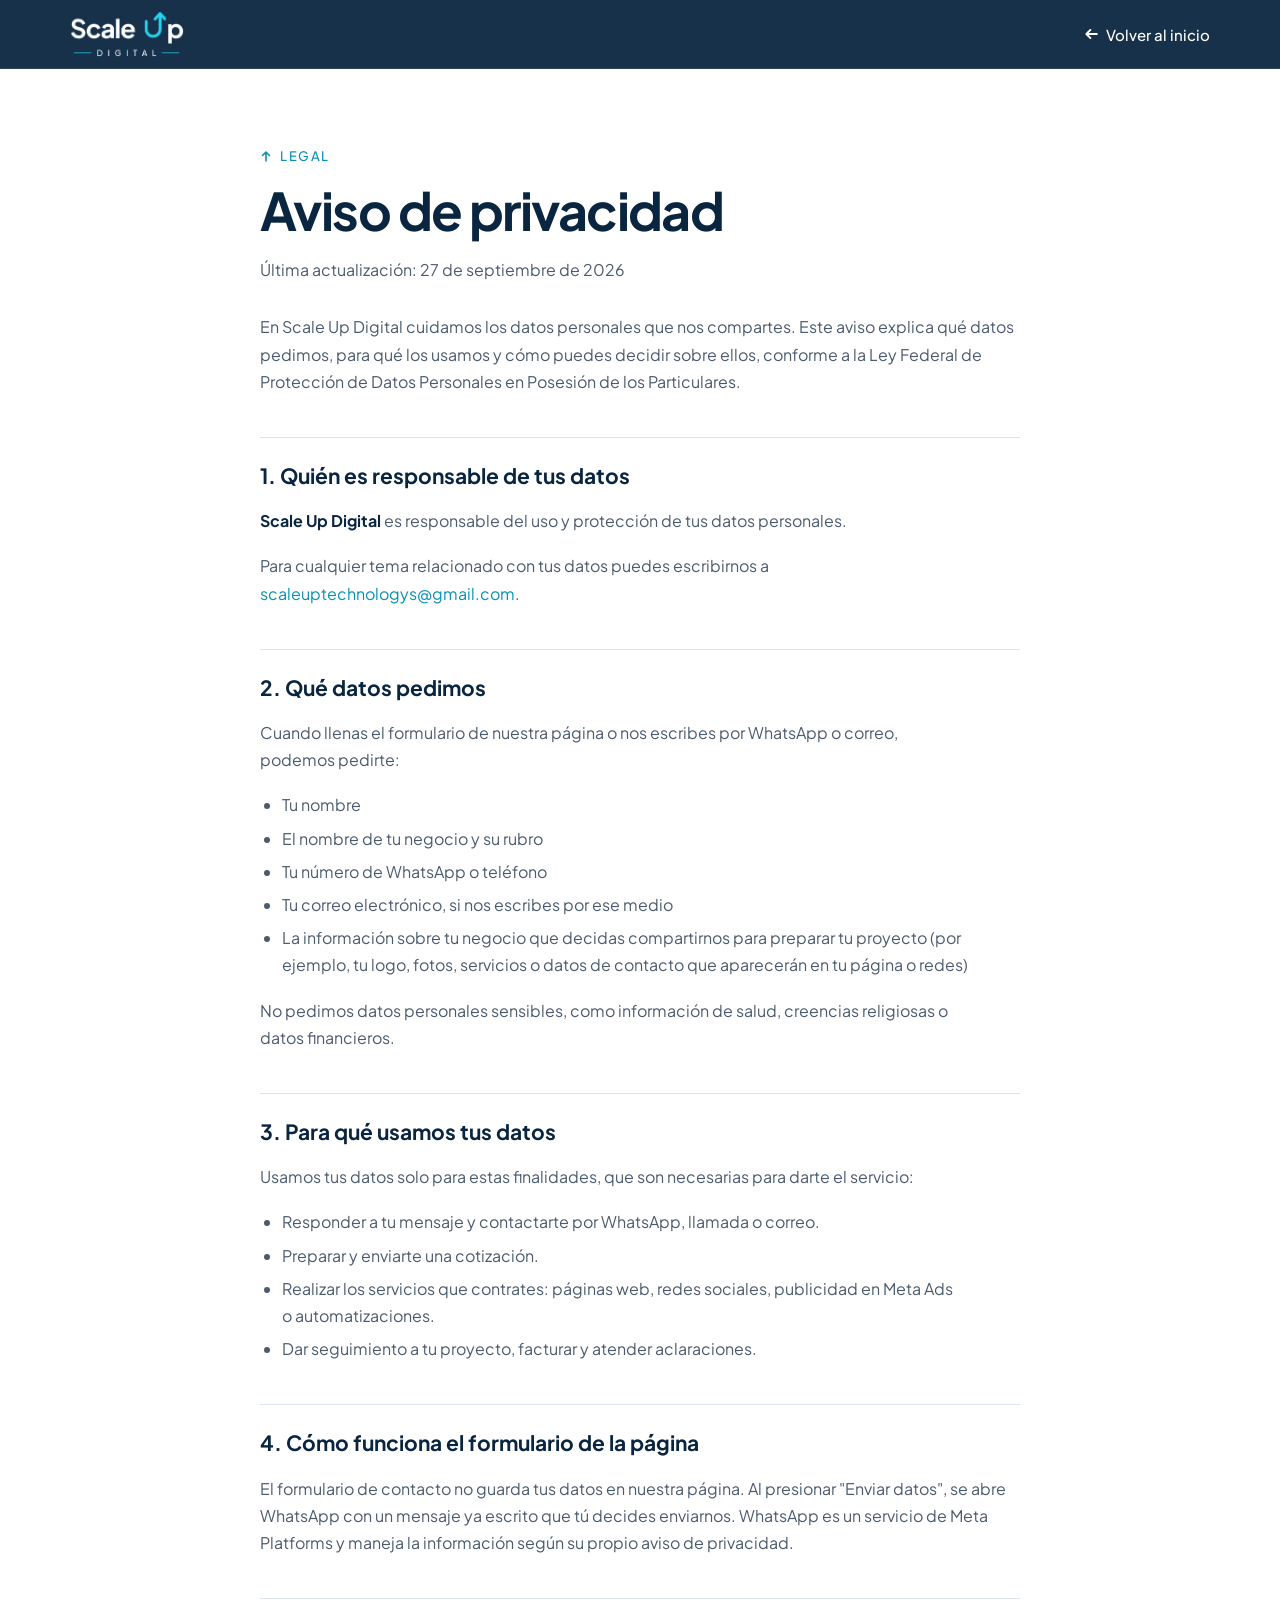
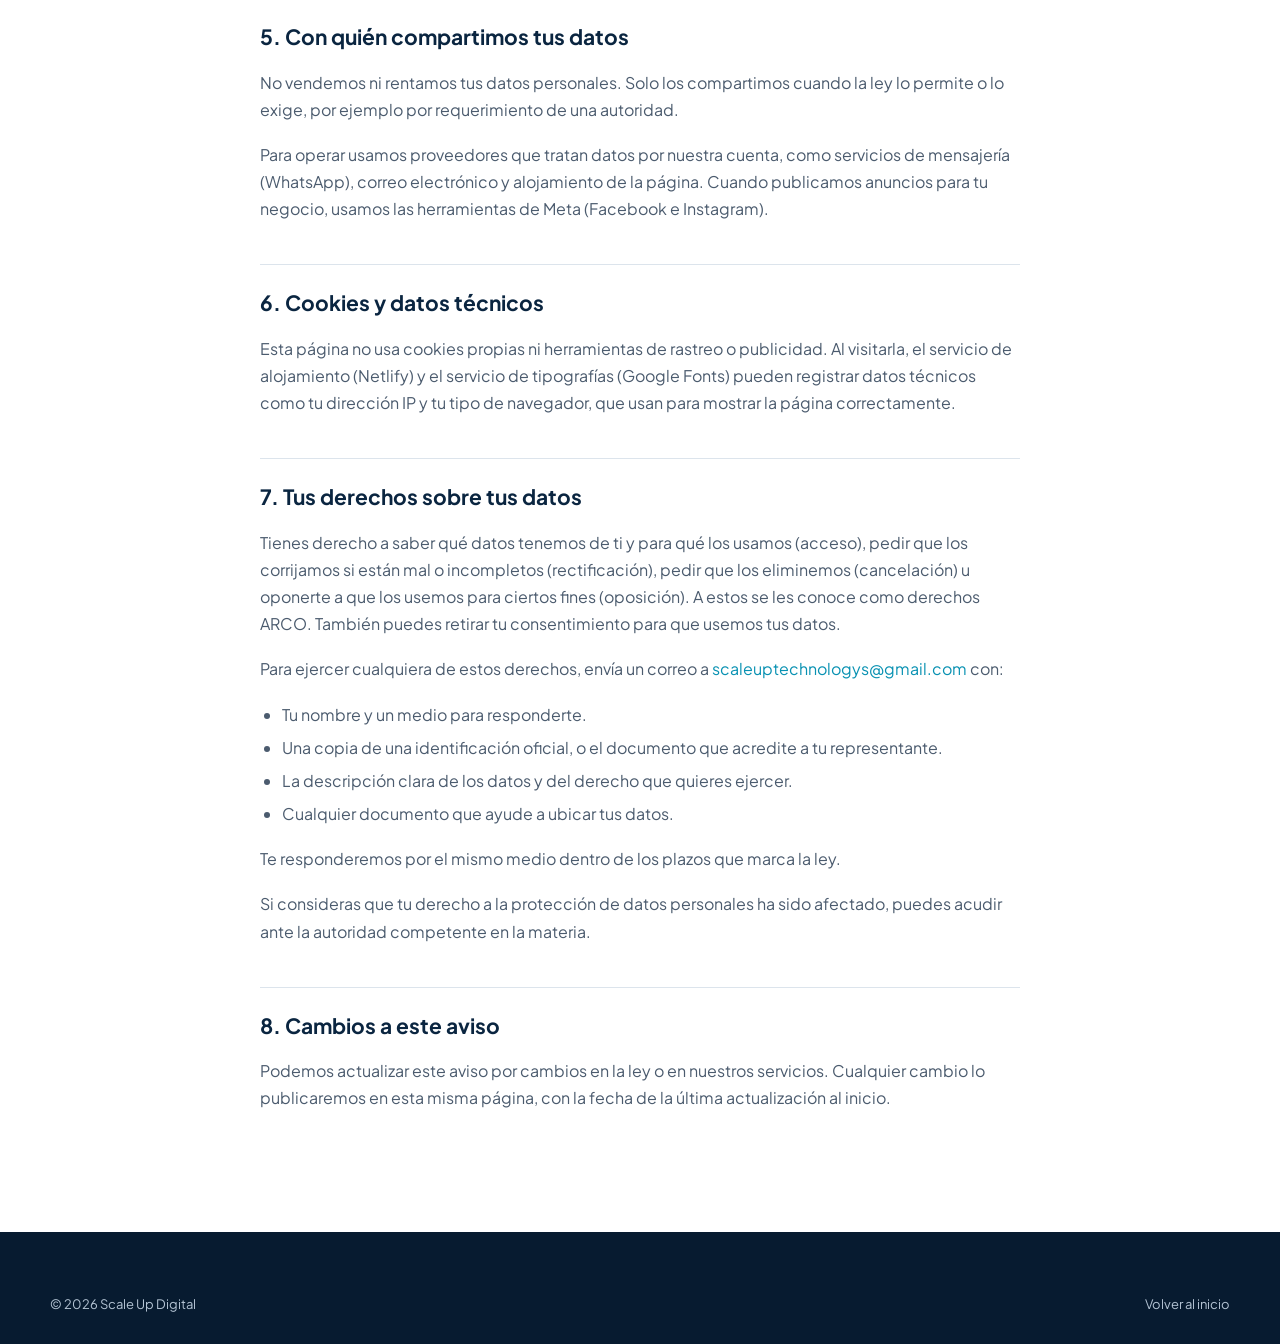
<file: aviso-de-privacidad.html>
<!DOCTYPE html>
<html lang="es-MX">
<head>
<meta charset="utf-8">
<meta name="viewport" content="width=device-width, initial-scale=1">
<title>Aviso de privacidad | Scale Up Digital</title>
<meta name="description" content="Aviso de privacidad de Scale Up Digital: qué datos personales pedimos, para qué los usamos y cómo puedes ejercer tus derechos.">
<meta name="theme-color" content="#0A2540">
<link rel="icon" href="/favicon.svg" type="image/svg+xml">
<link rel="apple-touch-icon" href="/apple-touch-icon.png">
<link rel="preconnect" href="https://fonts.googleapis.com">
<link rel="preconnect" href="https://fonts.gstatic.com" crossorigin>
<link href="https://fonts.googleapis.com/css2?family=Plus+Jakarta+Sans:wght@400;500;700&amp;display=swap" rel="stylesheet">
<link rel="stylesheet" href="styles.css">
</head>
<body>

<header class="site-header">
  <div class="header-bar">
    <a class="brand" href="index.html" aria-label="Scale Up Digital, inicio">
      <img src="assets/logo-oscuro.png" alt="Scale Up Digital" width="486" height="196">
    </a>
    <a class="back-link" href="index.html">
      <svg width="14" height="14" viewBox="0 0 12 12" aria-hidden="true" style="transform:rotate(-90deg)"><path d="M6 11V2M2.5 5.5 6 2l3.5 3.5" fill="none" stroke="currentColor" stroke-width="1.6" stroke-linecap="round" stroke-linejoin="round"/></svg>
      Volver al inicio
    </a>
  </div>
</header>

<main class="legal">
  <div class="legal__inner">
    <div class="eyebrow"><svg class="arrow-ic" width="12" height="12" viewBox="0 0 12 12" aria-hidden="true"><path d="M6 11V2M2.5 5.5 6 2l3.5 3.5" fill="none" stroke="currentColor" stroke-width="1.6" stroke-linecap="round" stroke-linejoin="round"/></svg>Legal</div>
    <h1>Aviso de privacidad</h1>
    <p class="legal__date">Última actualización: 27 de septiembre de 2026</p>

    <p>En Scale Up Digital cuidamos los datos personales que nos compartes. Este aviso explica qué datos pedimos, para qué los usamos y cómo puedes decidir sobre ellos, conforme a la Ley Federal de Protección de Datos Personales en Posesión de los Particulares.</p>

    <h2>1. Quién es responsable de tus datos</h2>
    <p><strong>Scale Up Digital</strong> es responsable del uso y protección de tus datos personales.</p>
    <p>Para cualquier tema relacionado con tus datos puedes escribirnos a <a href="mailto:scaleuptechnologys@gmail.com">scaleuptechnologys@gmail.com</a>.</p>

    <h2>2. Qué datos pedimos</h2>
    <p>Cuando llenas el formulario de nuestra página o nos escribes por WhatsApp o correo, podemos pedirte:</p>
    <ul>
      <li>Tu nombre</li>
      <li>El nombre de tu negocio y su rubro</li>
      <li>Tu número de WhatsApp o teléfono</li>
      <li>Tu correo electrónico, si nos escribes por ese medio</li>
      <li>La información sobre tu negocio que decidas compartirnos para preparar tu proyecto (por ejemplo, tu logo, fotos, servicios o datos de contacto que aparecerán en tu página o redes)</li>
    </ul>
    <p>No pedimos datos personales sensibles, como información de salud, creencias religiosas o datos financieros.</p>

    <h2>3. Para qué usamos tus datos</h2>
    <p>Usamos tus datos solo para estas finalidades, que son necesarias para darte el servicio:</p>
    <ul>
      <li>Responder a tu mensaje y contactarte por WhatsApp, llamada o correo.</li>
      <li>Preparar y enviarte una cotización.</li>
      <li>Realizar los servicios que contrates: páginas web, redes sociales, publicidad en Meta Ads o automatizaciones.</li>
      <li>Dar seguimiento a tu proyecto, facturar y atender aclaraciones.</li>
    </ul>

    <h2>4. Cómo funciona el formulario de la página</h2>
    <p>El formulario de contacto no guarda tus datos en nuestra página. Al presionar "Enviar datos", se abre WhatsApp con un mensaje ya escrito que tú decides enviarnos. WhatsApp es un servicio de Meta Platforms y maneja la información según su propio aviso de privacidad.</p>

    <h2>5. Con quién compartimos tus datos</h2>
    <p>No vendemos ni rentamos tus datos personales. Solo los compartimos cuando la ley lo permite o lo exige, por ejemplo por requerimiento de una autoridad.</p>
    <p>Para operar usamos proveedores que tratan datos por nuestra cuenta, como servicios de mensajería (WhatsApp), correo electrónico y alojamiento de la página. Cuando publicamos anuncios para tu negocio, usamos las herramientas de Meta (Facebook e Instagram).</p>

    <h2>6. Cookies y datos técnicos</h2>
    <p>Esta página no usa cookies propias ni herramientas de rastreo o publicidad. Al visitarla, el servicio de alojamiento (Netlify) y el servicio de tipografías (Google Fonts) pueden registrar datos técnicos como tu dirección IP y tu tipo de navegador, que usan para mostrar la página correctamente.</p>

    <h2>7. Tus derechos sobre tus datos</h2>
    <p>Tienes derecho a saber qué datos tenemos de ti y para qué los usamos (acceso), pedir que los corrijamos si están mal o incompletos (rectificación), pedir que los eliminemos (cancelación) u oponerte a que los usemos para ciertos fines (oposición). A estos se les conoce como derechos ARCO. También puedes retirar tu consentimiento para que usemos tus datos.</p>
    <p>Para ejercer cualquiera de estos derechos, envía un correo a <a href="mailto:scaleuptechnologys@gmail.com">scaleuptechnologys@gmail.com</a> con:</p>
    <ul>
      <li>Tu nombre y un medio para responderte.</li>
      <li>Una copia de una identificación oficial, o el documento que acredite a tu representante.</li>
      <li>La descripción clara de los datos y del derecho que quieres ejercer.</li>
      <li>Cualquier documento que ayude a ubicar tus datos.</li>
    </ul>
    <p>Te responderemos por el mismo medio dentro de los plazos que marca la ley.</p>
    <p>Si consideras que tu derecho a la protección de datos personales ha sido afectado, puedes acudir ante la autoridad competente en la materia.</p>

    <h2>8. Cambios a este aviso</h2>
    <p>Podemos actualizar este aviso por cambios en la ley o en nuestros servicios. Cualquier cambio lo publicaremos en esta misma página, con la fecha de la última actualización al inicio.</p>
  </div>
</main>

<footer class="site-footer">
  <div class="wrap footer-bottom">
    <span>© <span id="year">2026</span> Scale Up Digital</span>
    <a href="index.html">Volver al inicio</a>
  </div>
</footer>

<script>document.getElementById('year').textContent = new Date().getFullYear();</script>
</body>
</html>
</file>
<file: styles.css>
:root {
  --navy: #0A2540;
  --navy-2: #0E3050;
  --navy-3: #15406A;
  --navy-deep: #081D33;
  --navy-footer: #071B30;
  --cyan: #22D3EE;
  --cyan-deep: #0891B2;
  --mist: #F4F7FA;
  --text-2: #4B5B6E;
  --line: #DCE4EC;
  --line-soft: #EAEFF4;
  --on-dark: #C3D1DF;
  --on-dark-2: #B4C4D4;
  --wrap: 1180px;
  --header-h: 68px;
  --shadow-card: 0 1px 2px rgba(10,37,64,0.04), 0 8px 24px rgba(10,37,64,0.05);
  --mono: ui-monospace, Menlo, monospace;
}

*, *::before, *::after { box-sizing: border-box; }
html { scroll-behavior: smooth; }
@media (prefers-reduced-motion: reduce) { html { scroll-behavior: auto; } }
body {
  margin: 0;
  font-family: 'Plus Jakarta Sans', system-ui, sans-serif;
  color: var(--navy);
  background: #fff;
  -webkit-font-smoothing: antialiased;
}
a { color: var(--cyan-deep); text-decoration: none; }
a:hover { color: var(--navy); }
img { max-width: 100%; }
h1, h2, h3, p { margin: 0; }
button, input, select { font-family: inherit; }
:focus-visible { outline: 2px solid var(--cyan); outline-offset: 3px; }

.wrap { max-width: var(--wrap); margin: 0 auto; }
.arrow-ic { flex: none; }

/* Pending / placeholder tags */
.tag {
  font-family: var(--mono); font-size: 11px; padding: 1px 6px;
  border: 1px dashed var(--cyan-deep); border-radius: 6px; color: var(--cyan-deep);
  white-space: nowrap;
}
.tag--dark { border-color: var(--cyan); color: var(--cyan); }

/* Buttons */
.btn {
  display: inline-flex; align-items: center; justify-content: center; gap: 10px;
  font-weight: 500; border-radius: 14px; transition: background .2s, color .2s, border-color .2s;
}
.btn--primary { background: var(--cyan-deep); color: #fff; }
.btn--primary:hover { background: var(--cyan); color: var(--navy); }
.btn--ghost { border: 1px solid rgba(255,255,255,0.25); color: #fff; }
.btn--ghost:hover { border-color: var(--cyan); color: var(--cyan); }
.btn--lg { font-size: 16px; padding: 16px 26px; }

/* ---------- Header ---------- */
.site-header {
  position: fixed; top: 0; left: 0; right: 0; z-index: 50;
  background: rgba(10,37,64,0.94);
  -webkit-backdrop-filter: blur(10px); backdrop-filter: blur(10px);
  border-bottom: 1px solid rgba(255,255,255,0.08);
}
.header-bar {
  max-width: var(--wrap); margin: 0 auto; padding: 0 20px; height: var(--header-h);
  display: flex; align-items: center; justify-content: space-between; gap: 16px;
}
.brand { display: flex; align-items: center; }
.brand img { height: 46px; width: auto; display: block; }
.nav-desktop { display: none; align-items: center; gap: 32px; }
.nav-desktop a { color: #fff; font-size: 15px; font-weight: 500; }
.nav-desktop a:hover { color: var(--cyan); }
.nav-desktop .nav-cta { background: var(--cyan-deep); color: #fff; padding: 11px 20px; border-radius: 12px; }
.nav-desktop .nav-cta:hover { background: var(--cyan); color: var(--navy); }
.header-mobile { display: flex; align-items: center; gap: 10px; }
.header-mobile .nav-cta {
  background: var(--cyan-deep); color: #fff; font-size: 14px; font-weight: 500;
  padding: 10px 14px; border-radius: 12px; white-space: nowrap;
}
.header-mobile .nav-cta:hover { background: var(--cyan); color: var(--navy); }
.cta-long { display: none; }
@media (min-width: 420px) { .cta-long { display: inline; } .cta-short { display: none; } }
.menu-toggle {
  width: 44px; height: 44px; border: 1px solid rgba(255,255,255,0.18); background: transparent;
  border-radius: 12px; display: flex; flex-direction: column; align-items: center; justify-content: center;
  gap: 5px; cursor: pointer; padding: 0;
}
.menu-toggle span { display: block; width: 18px; height: 2px; background: #fff; border-radius: 2px; }
.nav-mobile {
  display: flex; flex-direction: column; padding: 8px 20px 20px;
  border-top: 1px solid rgba(255,255,255,0.08);
}
.nav-mobile[hidden] { display: none; }
.nav-mobile a { color: #fff; font-size: 17px; font-weight: 500; padding: 14px 0; border-bottom: 1px solid rgba(255,255,255,0.08); }
.nav-mobile a:last-child { border-bottom: 0; }
@media (min-width: 900px) {
  .nav-desktop { display: flex; }
  .header-mobile, .nav-mobile { display: none !important; }
}

/* ---------- Sections (shared) ---------- */
.section { padding: clamp(72px,10vw,120px) 20px; }
.section--white { background: #fff; }
.section--mist { background: var(--mist); }
.section--navy { background: var(--navy); color: #fff; }
section[id] { scroll-margin-top: var(--header-h); }
.stack { display: flex; flex-direction: column; gap: clamp(40px,5vw,64px); }
.section-head { display: flex; flex-direction: column; gap: 16px; max-width: 720px; }
.eyebrow {
  display: flex; align-items: center; gap: 8px; color: var(--cyan-deep);
  font-size: 13px; font-weight: 500; letter-spacing: 0.12em; text-transform: uppercase;
}
.section--navy .eyebrow { color: var(--cyan); }
.h2 { font-size: clamp(30px,4.4vw,46px); line-height: 1.1; font-weight: 700; letter-spacing: -0.025em; text-wrap: balance; }
.lead { font-size: 17px; line-height: 1.6; color: var(--text-2); }

.check-list { margin: 0; padding: 20px 0 0; list-style: none; display: flex; flex-direction: column; gap: 10px; border-top: 1px solid var(--line-soft); }
.check-list li { display: flex; gap: 10px; align-items: flex-start; font-size: 15px; line-height: 1.45; }
.check-list li > svg { flex: none; margin-top: 5px; color: var(--cyan-deep); }
.check-list .tag { white-space: normal; }

/* Scroll reveal */
.reveal-ready [data-reveal].is-hidden { opacity: 0; transform: translateY(24px); }
.reveal-ready [data-reveal] { transition: opacity .7s ease, transform .7s ease; }

/* ---------- Hero ---------- */
.hero { background: var(--navy); color: #fff; padding: clamp(112px,14vw,160px) 20px clamp(64px,9vw,112px); overflow: hidden; }
.hero-grid {
  display: grid; grid-template-columns: repeat(auto-fit, minmax(min(100%,460px),1fr));
  gap: clamp(48px,6vw,72px); align-items: center;
}
.hero-copy { display: flex; flex-direction: column; gap: 28px; }
.hero-kicker { display: flex; align-items: center; gap: 10px; color: var(--cyan); font-size: 13px; font-weight: 500; letter-spacing: 0.12em; text-transform: uppercase; }
.hero-kicker::before { content: ""; width: 28px; height: 1px; background: var(--cyan); }
.hero h1 { font-size: clamp(40px,6.4vw,68px); line-height: 1.04; font-weight: 700; letter-spacing: -0.03em; text-wrap: balance; }
.hero-sub { font-size: clamp(17px,1.9vw,20px); line-height: 1.6; color: var(--on-dark); max-width: 520px; text-wrap: pretty; }
.hero-actions { display: flex; flex-wrap: wrap; gap: 12px; }
.devices { position: relative; padding: 0 8% 40px 0; }
.laptop-screen {
  background: var(--navy-2); border: 1px solid rgba(255,255,255,0.12); border-radius: 16px 16px 0 0;
  padding: 10px 10px 0; box-shadow: 0 30px 60px rgba(0,0,0,0.3);
}
.laptop-screen img { display: block; width: 100%; height: auto; border-radius: 8px 8px 0 0; }
.laptop-base { height: 14px; background: var(--navy-3); border-radius: 0 0 14px 14px; margin: 0 -4%; }
.phone {
  position: absolute; right: 0; bottom: 0; width: 30%; min-width: 110px;
  background: var(--navy-deep); border: 1px solid rgba(255,255,255,0.18); border-radius: 26px;
  padding: 7px; box-shadow: 0 24px 50px rgba(0,0,0,0.45);
}
.phone img { display: block; width: 100%; height: auto; aspect-ratio: 904/1600; object-fit: contain; border-radius: 20px; background: #0F3354; }
.scroll-hint { max-width: var(--wrap); margin: clamp(48px,7vw,80px) auto 0; display: flex; align-items: center; gap: 14px; color: #8FA7BF; font-size: 14px; }
.scroll-hint__ic {
  width: 36px; height: 36px; border-radius: 50%; border: 1px solid rgba(34,211,238,0.5);
  display: flex; align-items: center; justify-content: center; color: var(--cyan);
  animation: suFloat 2.4s ease-in-out infinite;
}
.scroll-hint__ic svg { transform: rotate(180deg); }
@keyframes suFloat { 0%,100% { transform: translateY(0); } 50% { transform: translateY(-6px); } }
@media (prefers-reduced-motion: reduce) { .scroll-hint__ic { animation: none; } }

/* ---------- Problema ---------- */
.problems { display: grid; grid-template-columns: repeat(auto-fit, minmax(min(100%,280px),1fr)); gap: clamp(28px,4vw,48px); }
.problem { display: flex; flex-direction: column; gap: 14px; padding-top: 24px; border-top: 1px solid var(--line); }
.problem__n { font-size: 14px; font-weight: 700; color: var(--cyan-deep); }
.problem h3 { font-size: 21px; line-height: 1.3; font-weight: 700; letter-spacing: -0.01em; text-wrap: balance; }
.problem p { font-size: 16px; line-height: 1.65; color: var(--text-2); text-wrap: pretty; }

/* ---------- Servicios ---------- */
.services { display: grid; grid-template-columns: repeat(auto-fit, minmax(min(100%,260px),1fr)); gap: 20px; }
.service { background: #fff; border-radius: 18px; padding: 32px 28px; display: flex; flex-direction: column; gap: 20px; box-shadow: var(--shadow-card); }
.service__icon { width: 48px; height: 48px; border-radius: 12px; border: 1px solid #CFE9F0; display: flex; align-items: center; justify-content: center; color: var(--cyan-deep); }
.service__body { display: flex; flex-direction: column; gap: 10px; }
.service h3 { font-size: 20px; line-height: 1.3; font-weight: 700; }
.service p { font-size: 15px; line-height: 1.6; color: var(--text-2); }

/* ---------- Rubros ---------- */
.rubros-section { padding: clamp(64px,8vw,96px) 20px; }
.rubros-inner { display: flex; flex-direction: column; gap: 28px; align-items: center; text-align: center; }
.rubros-inner h2 { font-size: clamp(24px,3vw,32px); line-height: 1.2; font-weight: 700; letter-spacing: -0.02em; text-wrap: balance; }
.chips { display: flex; flex-wrap: wrap; justify-content: center; gap: 10px; max-width: 880px; margin: 0; padding: 0; list-style: none; }
.chip { display: flex; align-items: center; gap: 8px; padding: 12px 18px; border: 1px solid var(--line); border-radius: 999px; font-size: 15px; font-weight: 500; background: #fff; }
.chip svg { color: var(--cyan-deep); }

/* ---------- Proyectos ---------- */
.projects-stack { gap: clamp(32px,4vw,48px); }
.projects-head { display: flex; flex-wrap: wrap; justify-content: space-between; align-items: flex-end; gap: 24px; }
.projects-head .section-head { max-width: 620px; }
.tabs { display: flex; gap: 4px; padding: 4px; background: #fff; border: 1px solid var(--line); border-radius: 14px; }
.tab {
  border: 0; background: transparent; color: var(--text-2); font-size: 15px; font-weight: 500;
  padding: 11px 18px; border-radius: 10px; cursor: pointer;
}
.tab:hover { color: var(--navy); }
.tab[aria-selected="true"] { background: var(--navy); color: #fff; cursor: default; }
.panel[hidden] { display: none; }
.web-grid { display: grid; grid-template-columns: repeat(auto-fit, minmax(min(100%,320px),1fr)); gap: 20px; }
.project { background: #fff; border-radius: 18px; overflow: hidden; display: flex; flex-direction: column; box-shadow: var(--shadow-card); }
.project img { display: block; width: 100%; height: auto; aspect-ratio: 1440/900; background: #E9EFF5; }
.project__body { padding: 22px 24px 24px; display: flex; flex-direction: column; gap: 14px; }
.project__meta { display: flex; flex-direction: column; gap: 6px; }
.project h3 { font-size: 18px; font-weight: 700; }
.project__rubro { font-size: 14px; color: var(--text-2); display: flex; flex-wrap: wrap; align-items: center; gap: 6px; }
.project__link { align-self: flex-start; display: flex; align-items: center; gap: 8px; font-size: 15px; font-weight: 500; color: var(--cyan-deep); }
.social-panel { display: flex; flex-direction: column; gap: 20px; }
.media-grid { display: grid; gap: 20px; }
.media-grid--video { grid-template-columns: repeat(auto-fit, minmax(min(100%,320px),1fr)); }
.media-grid--photo { grid-template-columns: repeat(auto-fit, minmax(min(100%,220px),1fr)); }
.media { margin: 0; display: flex; flex-direction: column; gap: 10px; }
.media video, .media img {
  display: block; width: 100%; height: auto; border-radius: 16px; background: #E9EFF5;
  box-shadow: var(--shadow-card);
}
.media video { aspect-ratio: 16/9; background: var(--navy); }
.media img { aspect-ratio: 2/3; object-fit: cover; }
.media figcaption { font-size: 14px; color: var(--text-2); }
.results { display: flex; flex-direction: column; gap: 20px; margin-top: 20px; padding-top: 32px; border-top: 1px solid var(--line); }
.results__head { display: flex; flex-direction: column; gap: 6px; }
.results__head h3 { font-size: 22px; font-weight: 700; letter-spacing: -0.01em; }
.results__head p { font-size: 15px; color: var(--text-2); }
.results__grid { display: grid; grid-template-columns: repeat(auto-fit, minmax(min(100%,280px),1fr)); gap: 20px; }
.result { background: #fff; border-radius: 18px; overflow: hidden; display: flex; flex-direction: column; box-shadow: var(--shadow-card); }
.result__media { position: relative; }
.result__media img { display: block; width: 100%; height: auto; aspect-ratio: 4/3; object-fit: cover; background: #E9EFF5; }
.result__badge { position: absolute; left: 14px; bottom: 14px; background: var(--navy); color: var(--cyan); font-size: 13px; font-weight: 700; padding: 6px 12px; border-radius: 999px; }
.result__body { padding: 20px 22px 22px; display: flex; flex-direction: column; gap: 16px; }
.result__post { font-size: 14px; color: var(--text-2); }
.result__stats { margin: 0; display: grid; grid-template-columns: repeat(3, 1fr); gap: 12px; }
.result__stats div { display: flex; flex-direction: column-reverse; gap: 2px; }
.result__stats dt { font-size: 12px; color: var(--text-2); line-height: 1.3; }
.result__stats dd { margin: 0; font-size: 22px; font-weight: 700; letter-spacing: -0.02em; }
.result__stats div:first-child dd { color: var(--cyan-deep); }
.results__note { font-size: 13px; color: var(--text-2); }

/* ---------- Proceso ---------- */
.steps { margin: 0; padding: 0; list-style: none; display: grid; grid-template-columns: repeat(auto-fit, minmax(min(100%,230px),1fr)); gap: clamp(28px,3vw,40px); }
.step { display: flex; flex-direction: column; gap: 18px; }
.step__top { display: flex; align-items: center; gap: 14px; }
.step__n { width: 44px; height: 44px; flex: none; border-radius: 50%; border: 1px solid var(--cyan); color: var(--cyan); display: flex; align-items: center; justify-content: center; font-size: 16px; font-weight: 700; }
.step__line { flex: 1; height: 1px; background: linear-gradient(90deg, rgba(34,211,238,0.5), rgba(34,211,238,0)); }
.step h3 { font-size: 20px; line-height: 1.3; font-weight: 700; }
.step p { font-size: 15px; line-height: 1.65; color: var(--on-dark-2); text-wrap: pretty; }

/* ---------- Paquetes ---------- */
.packages-stack { gap: clamp(40px,5vw,56px); }
.packages { display: grid; grid-template-columns: repeat(auto-fit, minmax(min(100%,255px),1fr)); gap: 20px; align-items: stretch; }
.package { position: relative; background: #fff; border: 1px solid var(--line); border-radius: 20px; padding: 32px 26px; display: flex; flex-direction: column; gap: 22px; }
.package__head { display: flex; flex-direction: column; gap: 8px; }
.package__kind { font-size: 13px; font-weight: 500; color: var(--cyan-deep); }
.package h3 { font-size: 22px; font-weight: 700; }
.package .check-list { flex: 1; }
.package__price { display: flex; flex-direction: column; gap: 4px; }
.package__price strong { font-size: 20px; font-weight: 700; letter-spacing: -0.01em; }
.package__price span { font-size: 14px; color: var(--text-2); }
.package--featured .package__price span { color: var(--on-dark); }
.package__cta { text-align: center; border: 1px solid var(--cyan-deep); color: var(--cyan-deep); font-size: 15px; font-weight: 500; padding: 14px 18px; border-radius: 12px; transition: background .2s, color .2s; }
.package__cta:hover { background: var(--cyan-deep); color: #fff; }
.package--featured { background: var(--navy); color: #fff; border-color: var(--navy); box-shadow: 0 20px 40px rgba(10,37,64,0.18); }
.package--featured .package__kind { color: var(--cyan); }
.package--featured .check-list { border-top-color: rgba(255,255,255,0.12); }
.package--featured .check-list li > svg { color: var(--cyan); }
.package--featured .package__cta { background: var(--cyan); border-color: var(--cyan); color: var(--navy); font-weight: 700; }
.package--featured .package__cta:hover { background: #fff; border-color: #fff; color: var(--navy); }
.badge { position: absolute; top: -12px; left: 26px; background: var(--cyan); color: var(--navy); font-size: 12px; font-weight: 700; padding: 5px 12px; border-radius: 999px; letter-spacing: 0.02em; }

/* ---------- Testimonios ---------- */
.testimonials { display: grid; grid-template-columns: repeat(auto-fit, minmax(min(100%,300px),1fr)); gap: 20px; }
.testimonial { margin: 0; background: #fff; border-radius: 18px; padding: 30px 28px; display: flex; flex-direction: column; gap: 24px; box-shadow: var(--shadow-card); }
.testimonial blockquote { margin: 0; font-size: 18px; line-height: 1.55; text-wrap: pretty; }
.testimonial figcaption { display: flex; align-items: center; gap: 14px; }
.avatar { width: 44px; height: 44px; flex: none; border-radius: 50%; background: var(--navy); color: var(--cyan); display: flex; align-items: center; justify-content: center; font-size: 15px; font-weight: 700; }
.testimonial strong { display: block; font-size: 15px; font-weight: 700; }
.testimonial figcaption span span { display: block; font-size: 14px; color: var(--text-2); margin-top: 2px; }

/* ---------- FAQ ---------- */
.faq-grid { display: grid; grid-template-columns: repeat(auto-fit, minmax(min(100%,340px),1fr)); gap: clamp(32px,5vw,72px); align-items: start; }
.faq-list { display: flex; flex-direction: column; }
.faq { border-bottom: 1px solid var(--line); }
.faq h3 { font-size: inherit; font-weight: inherit; }
.faq__q {
  width: 100%; border: 0; background: transparent; text-align: left; padding: 22px 0;
  display: flex; justify-content: space-between; align-items: center; gap: 20px; cursor: pointer;
  color: var(--navy); font-size: 17px; font-weight: 500; line-height: 1.4;
}
.faq__sign { flex: none; width: 32px; height: 32px; border-radius: 50%; border: 1px solid var(--line); display: flex; align-items: center; justify-content: center; color: var(--cyan-deep); font-size: 18px; }
.faq__a { padding: 0 48px 24px 0; font-size: 16px; line-height: 1.65; color: var(--text-2); text-wrap: pretty; }
.faq__a[hidden] { display: none; }

/* ---------- Contacto ---------- */
.contact-grid { display: grid; grid-template-columns: repeat(auto-fit, minmax(min(100%,400px),1fr)); gap: clamp(40px,6vw,80px); align-items: center; }
.contact-copy { display: flex; flex-direction: column; gap: 24px; }
.contact-copy .rule { width: 48px; height: 2px; background: var(--cyan); }
.contact-copy h2 { font-size: clamp(32px,4.8vw,52px); line-height: 1.08; font-weight: 700; letter-spacing: -0.03em; text-wrap: balance; }
.contact-copy p { font-size: 18px; line-height: 1.6; color: var(--on-dark); }
.contact-copy .btn { align-self: flex-start; font-size: 17px; padding: 17px 28px; }
.form { background: #fff; color: var(--navy); border-radius: 20px; padding: clamp(24px,4vw,36px); display: flex; flex-direction: column; gap: 16px; }
.form__head { display: flex; flex-direction: column; gap: 4px; }
.form__head h3 { font-size: 20px; font-weight: 700; }
.form__head p { font-size: 15px; color: var(--text-2); }
.form label { display: flex; flex-direction: column; gap: 6px; font-size: 14px; font-weight: 500; }
.form input, .form select {
  font-size: 16px; padding: 14px 16px; border: 1px solid var(--line); border-radius: 12px;
  background: var(--mist); color: var(--navy); outline: none; width: 100%;
}
.form input:focus, .form select:focus { border-color: var(--cyan-deep); background: #fff; }
.form button { margin-top: 4px; border: 0; background: var(--navy); color: #fff; font-size: 16px; font-weight: 500; padding: 16px 20px; border-radius: 12px; cursor: pointer; transition: background .2s; }
.form button:hover { background: var(--cyan-deep); }

/* ---------- Footer ---------- */
.site-footer { background: var(--navy-footer); color: var(--on-dark-2); padding: 64px 20px 32px; }
.footer-stack { display: flex; flex-direction: column; gap: 48px; }
.footer-cols { display: grid; grid-template-columns: repeat(auto-fit, minmax(min(100%,220px),1fr)); gap: 36px; }
.footer-col { display: flex; flex-direction: column; gap: 12px; font-size: 15px; }
.footer-col--brand { gap: 14px; }
.footer-col--brand img { width: 180px; height: auto; display: block; }
.footer-col--brand p { font-size: 15px; line-height: 1.6; max-width: 280px; }
.footer-col__title { color: #fff; font-weight: 700; font-size: 14px; }
.site-footer a { color: var(--on-dark-2); }
.site-footer a:hover { color: var(--cyan); }
.footer-col .tag { align-self: flex-start; }
.social-link { display: inline-flex; align-items: center; gap: 10px; align-self: flex-start; }
.footer-bottom { display: flex; flex-wrap: wrap; justify-content: space-between; gap: 12px; padding-top: 24px; border-top: 1px solid rgba(255,255,255,0.08); font-size: 13px; }
.break-all { word-break: break-all; }

/* ---------- Floating WhatsApp ---------- */
.wa-float {
  position: fixed; right: 18px; bottom: 18px; z-index: 60; display: flex; align-items: center; gap: 10px;
  background: var(--cyan-deep); color: #fff; font-size: 15px; font-weight: 500;
  padding: 14px 20px 14px 16px; border-radius: 999px; box-shadow: 0 10px 30px rgba(10,37,64,0.3);
  transition: background .2s;
}
.wa-float:hover { background: var(--navy); color: #fff; }

/* ---------- Aviso de privacidad ---------- */
.back-link { display: inline-flex; align-items: center; gap: 8px; color: #fff; font-size: 15px; font-weight: 500; }
.back-link:hover { color: var(--cyan); }
.legal { padding: calc(var(--header-h) + clamp(48px,7vw,80px)) 20px clamp(72px,10vw,120px); }
.legal__inner { max-width: 760px; margin: 0 auto; display: flex; flex-direction: column; gap: 18px; }
.legal h1 { font-size: clamp(34px,5vw,52px); line-height: 1.08; font-weight: 700; letter-spacing: -0.03em; }
.legal__date { font-size: 14px; color: var(--text-2); margin-bottom: 12px; }
.legal h2 { font-size: 21px; line-height: 1.3; font-weight: 700; margin-top: 24px; padding-top: 24px; border-top: 1px solid var(--line); }
.legal p, .legal li { font-size: 16px; line-height: 1.7; color: var(--text-2); text-wrap: pretty; }
.legal strong { color: var(--navy); }
.legal ul { margin: 0; padding-left: 22px; display: flex; flex-direction: column; gap: 6px; }
.legal .tag { white-space: normal; }
.site-footer .footer-bottom:only-child { border-top: 0; padding-top: 0; }
.form__legal { font-size: 13px; line-height: 1.5; color: var(--text-2); text-align: center; }
</file>
